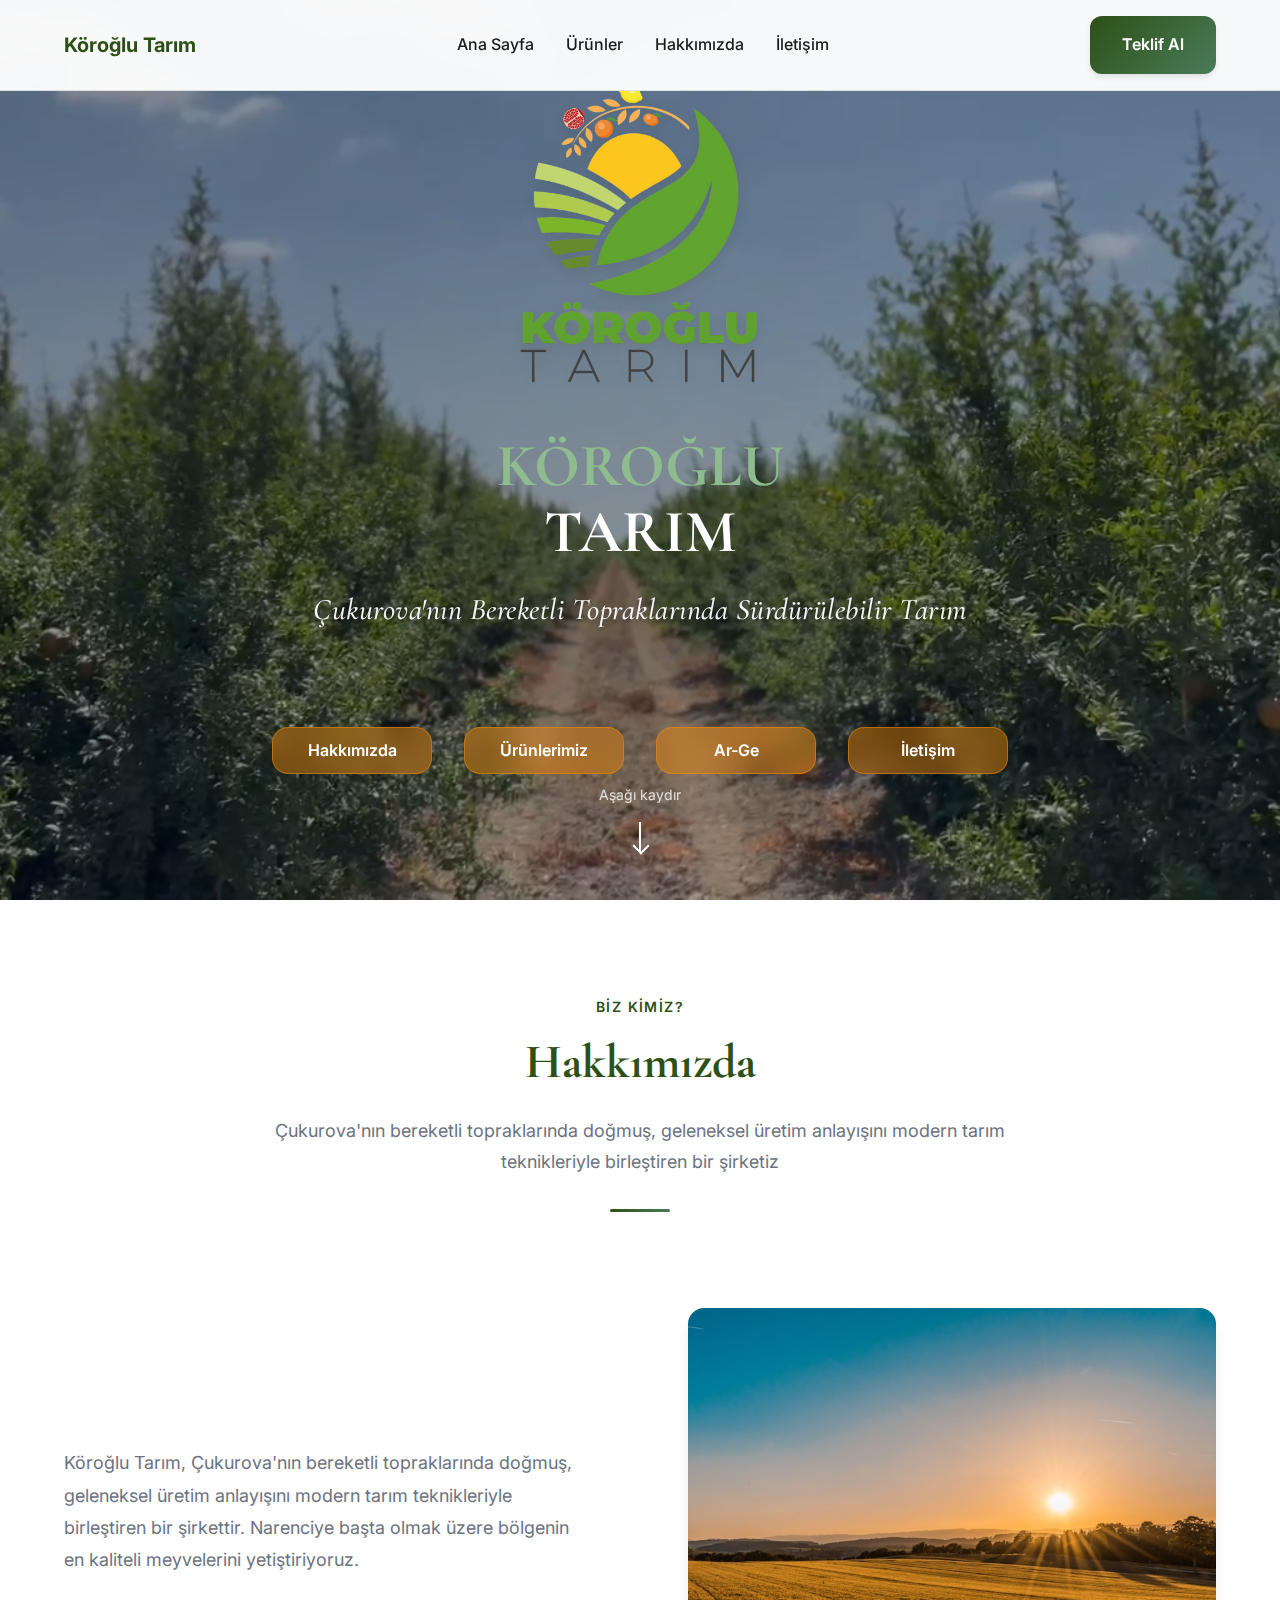
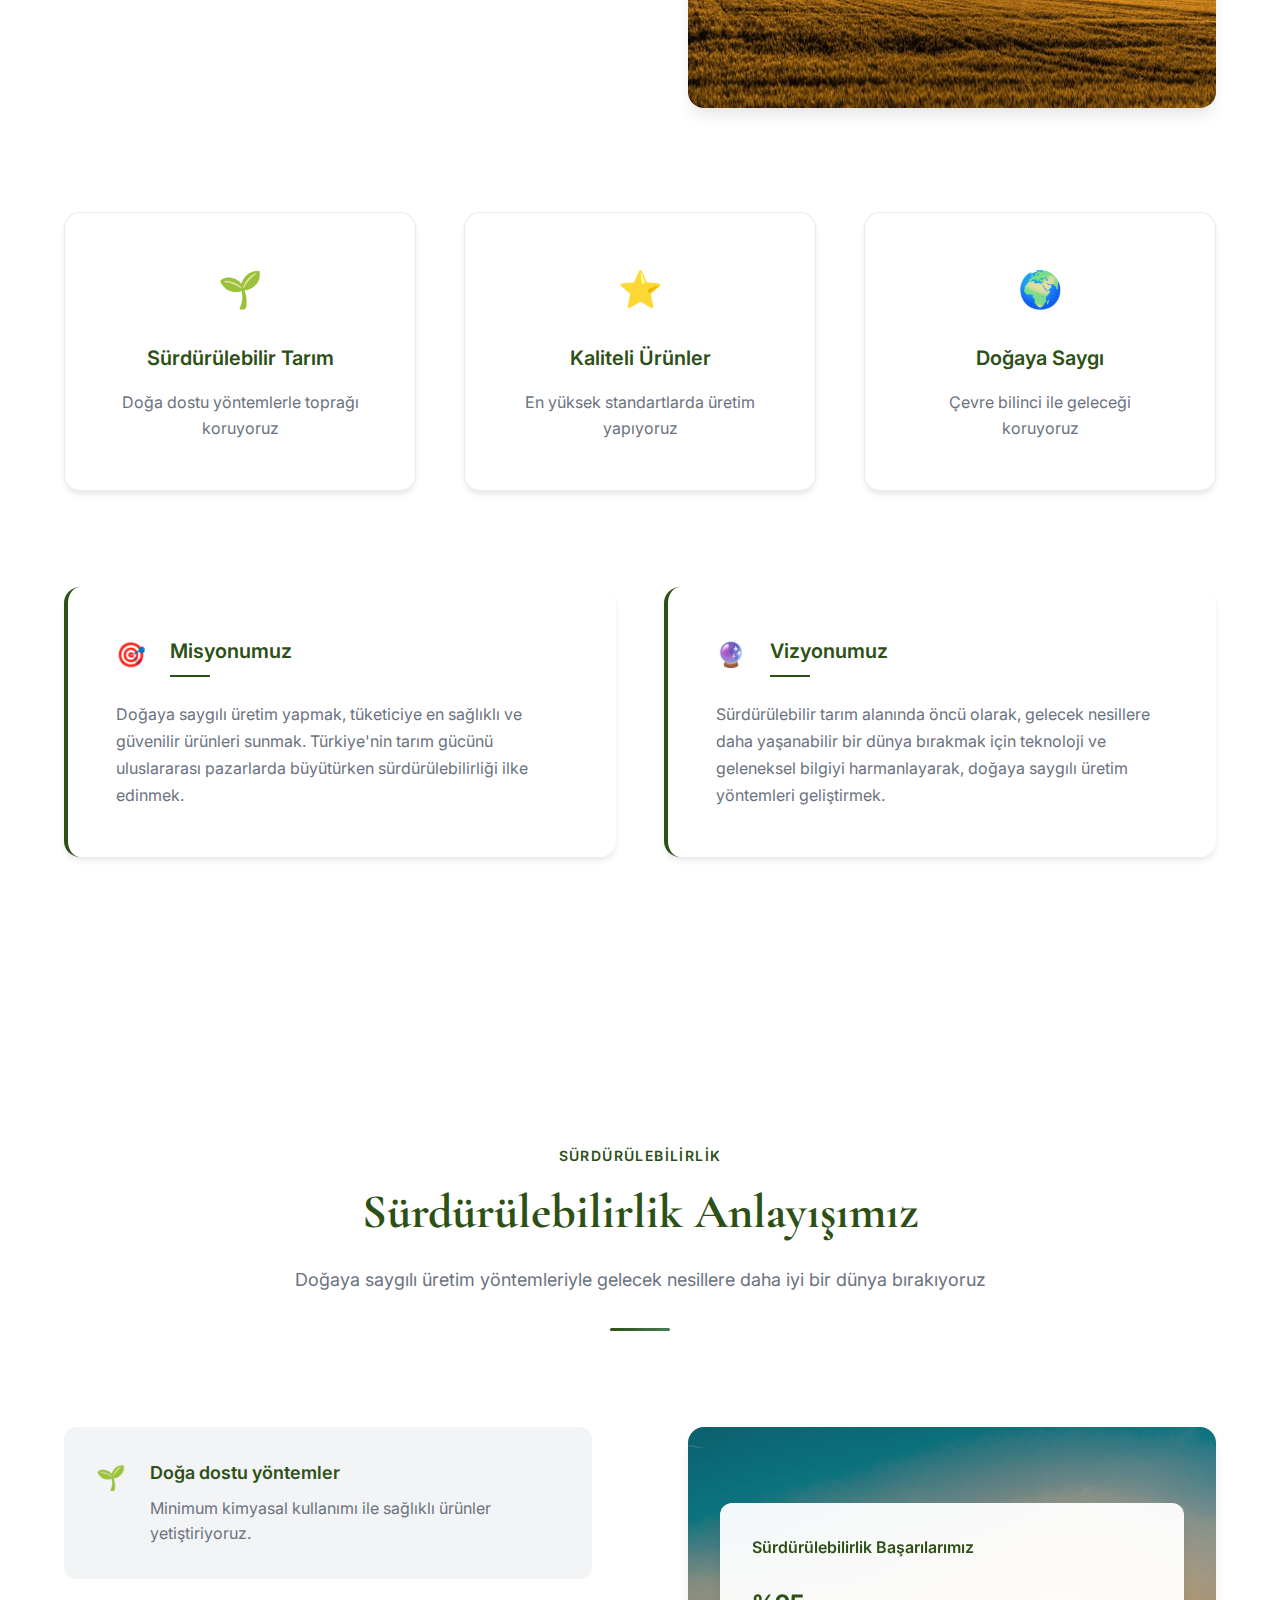
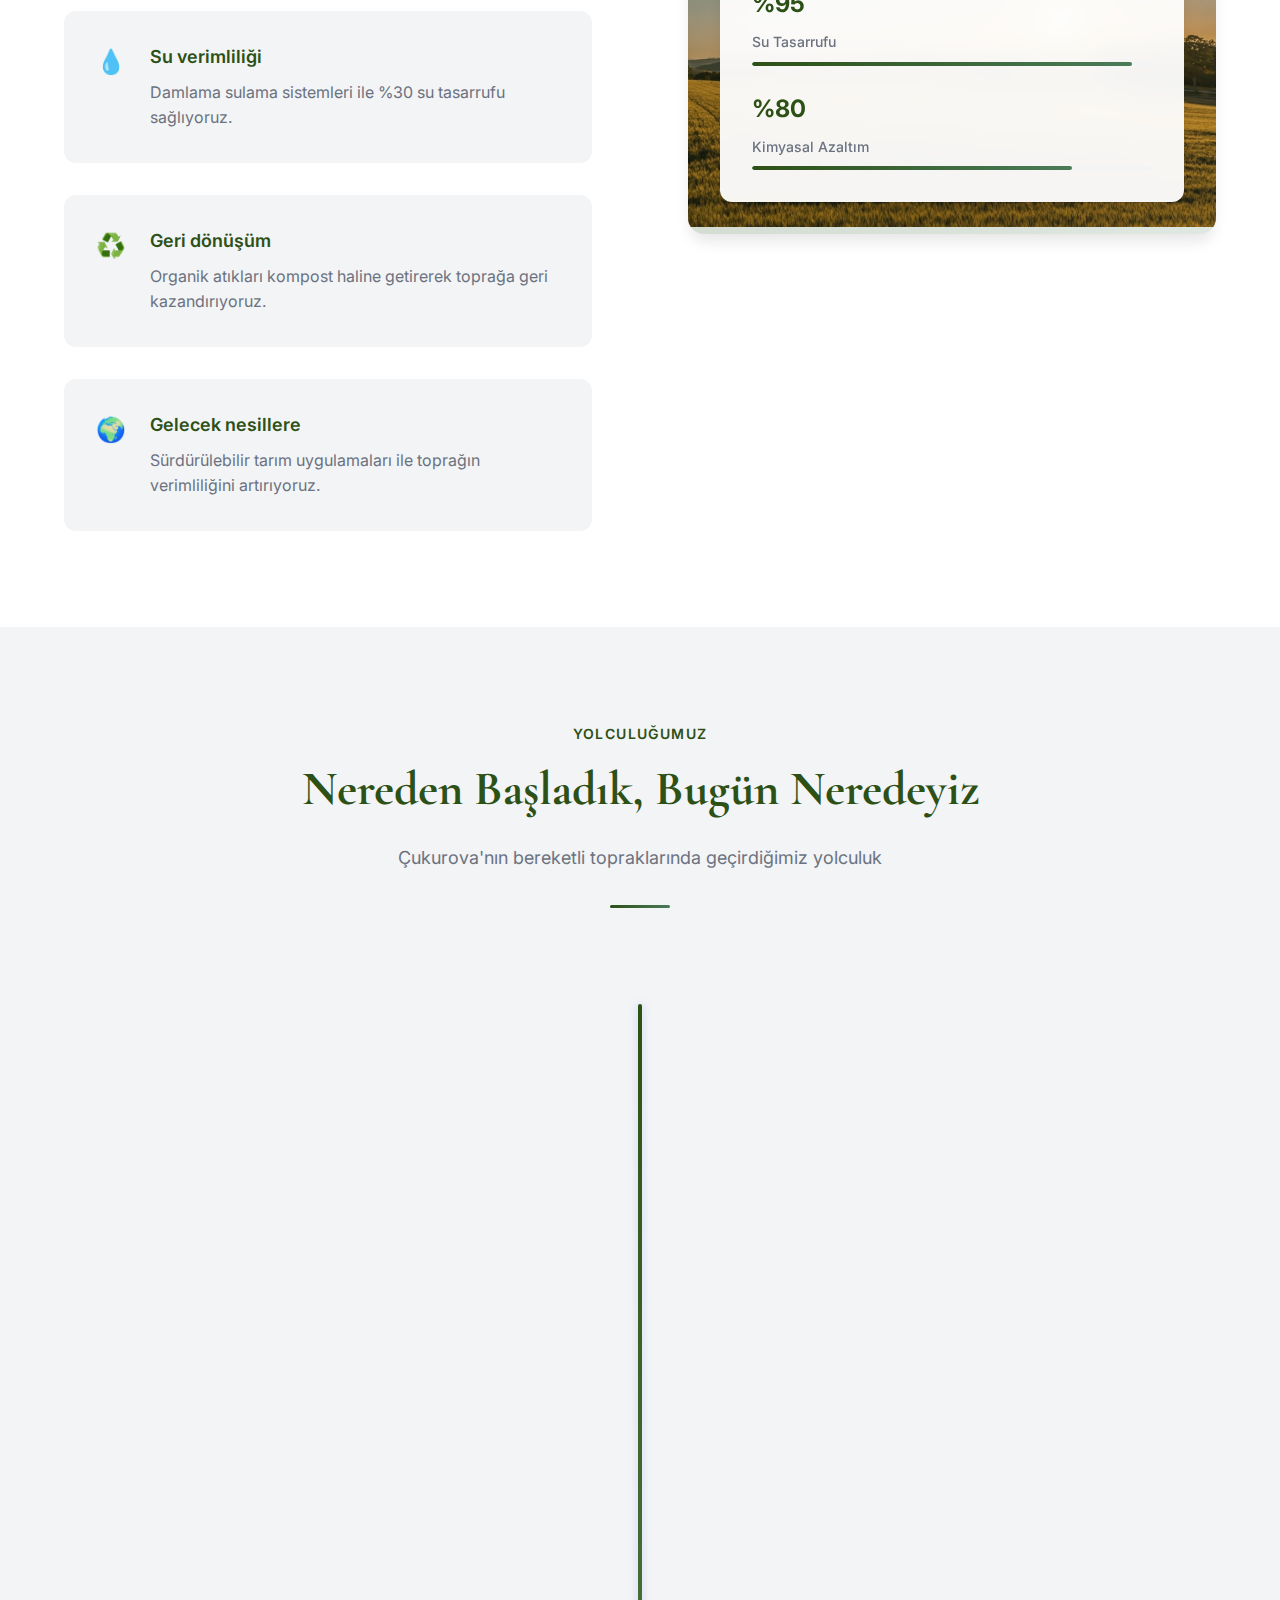
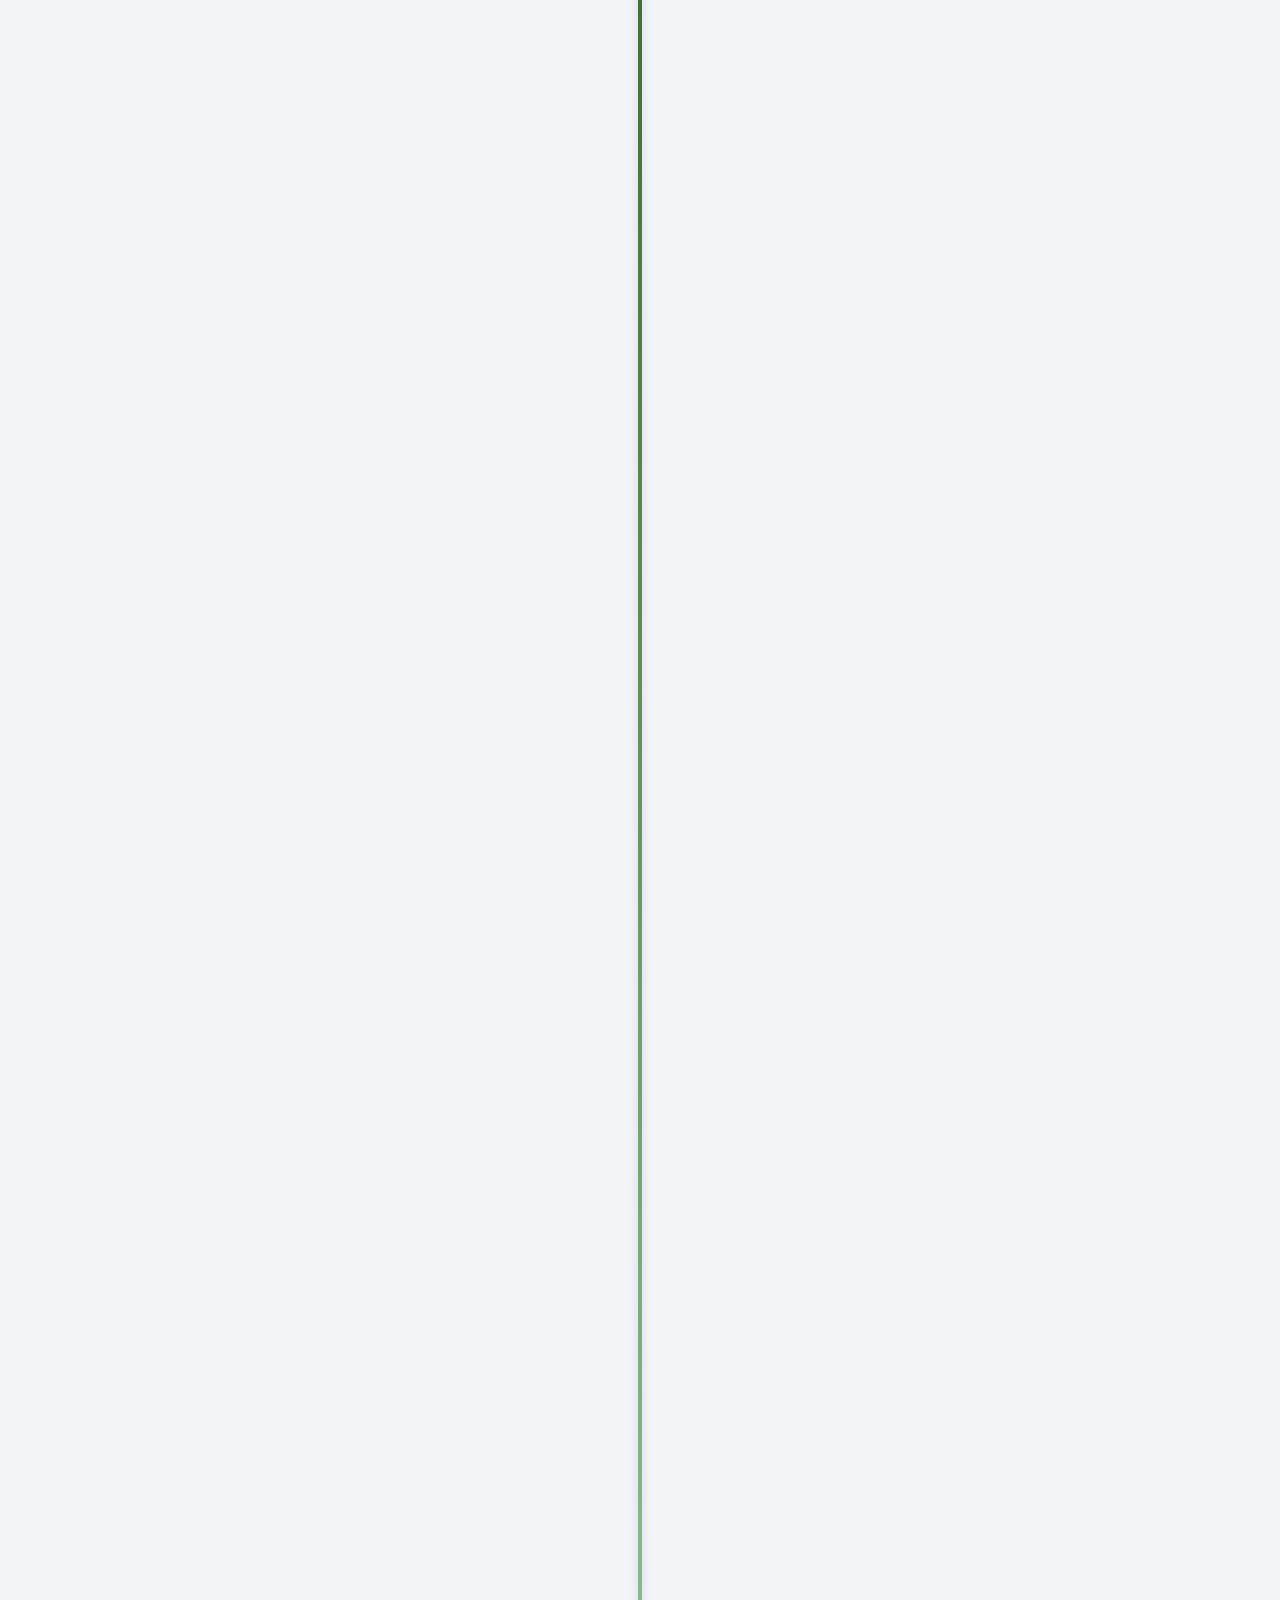
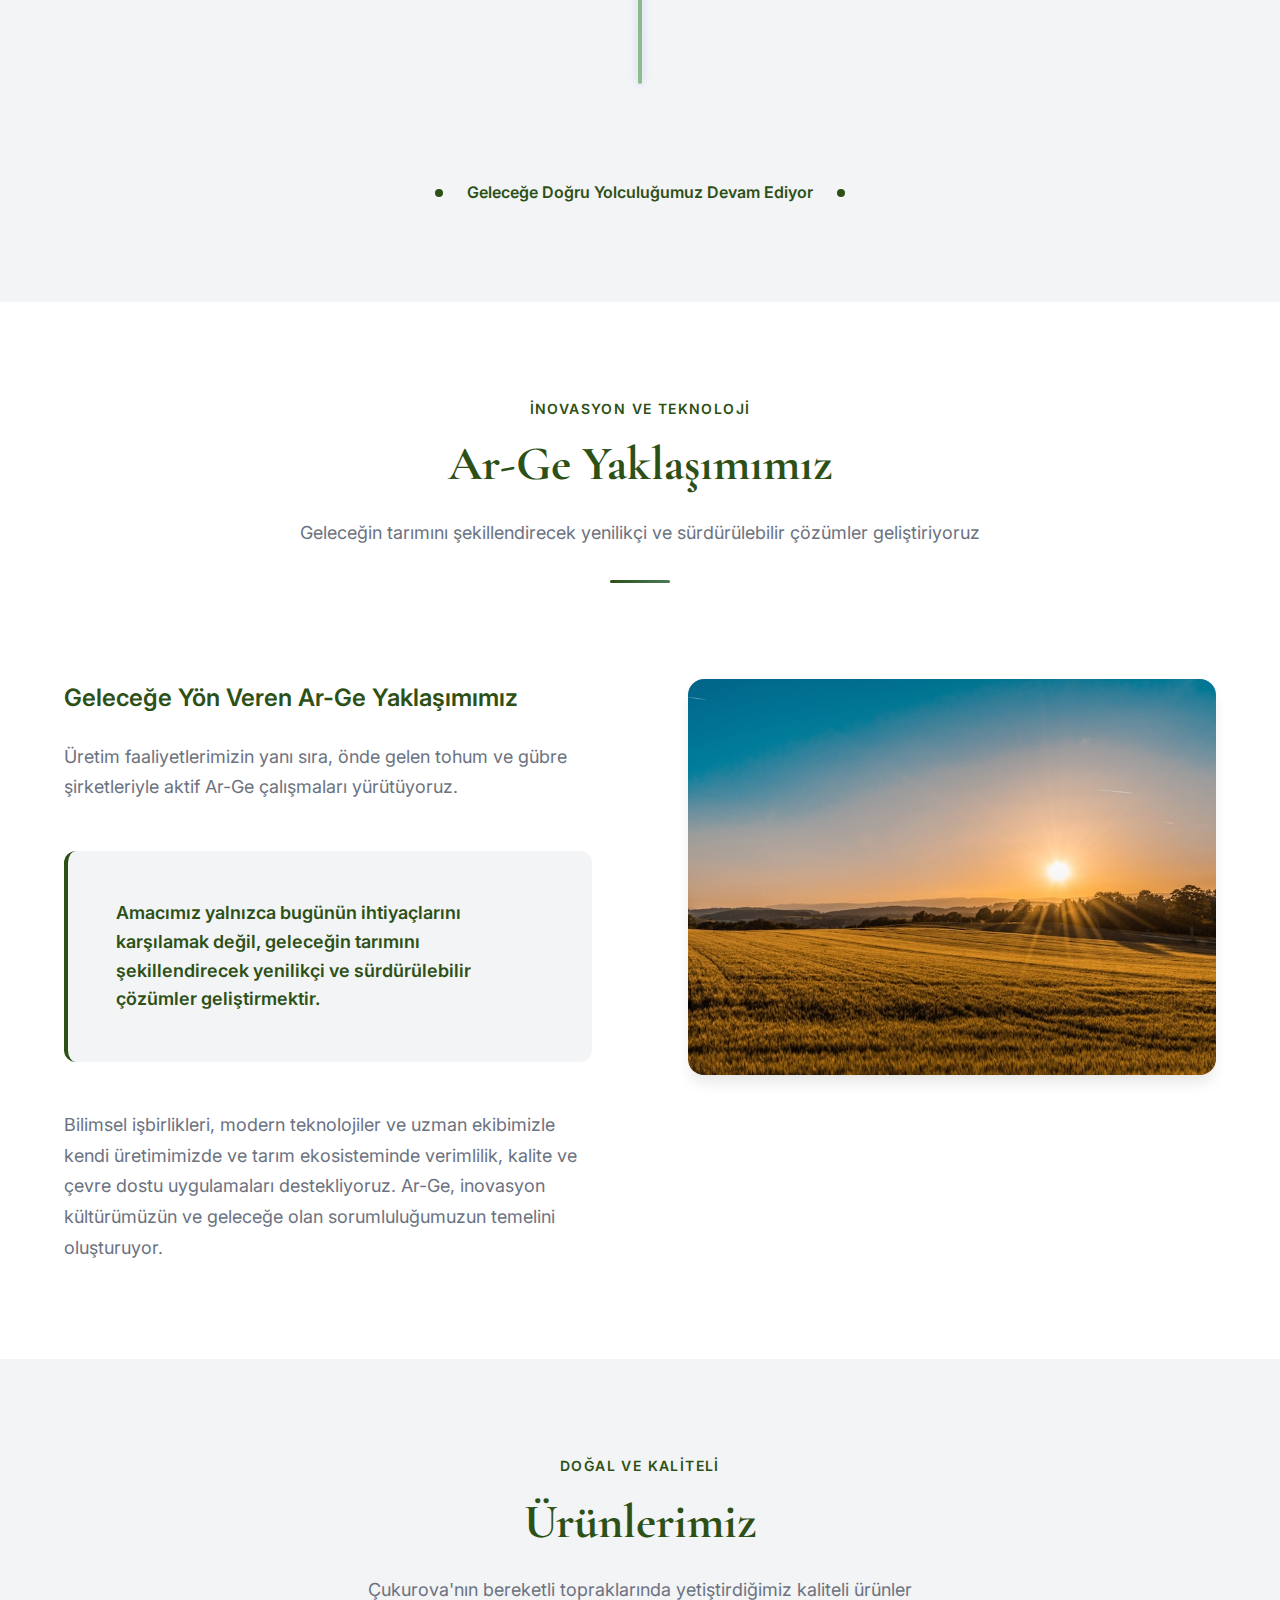
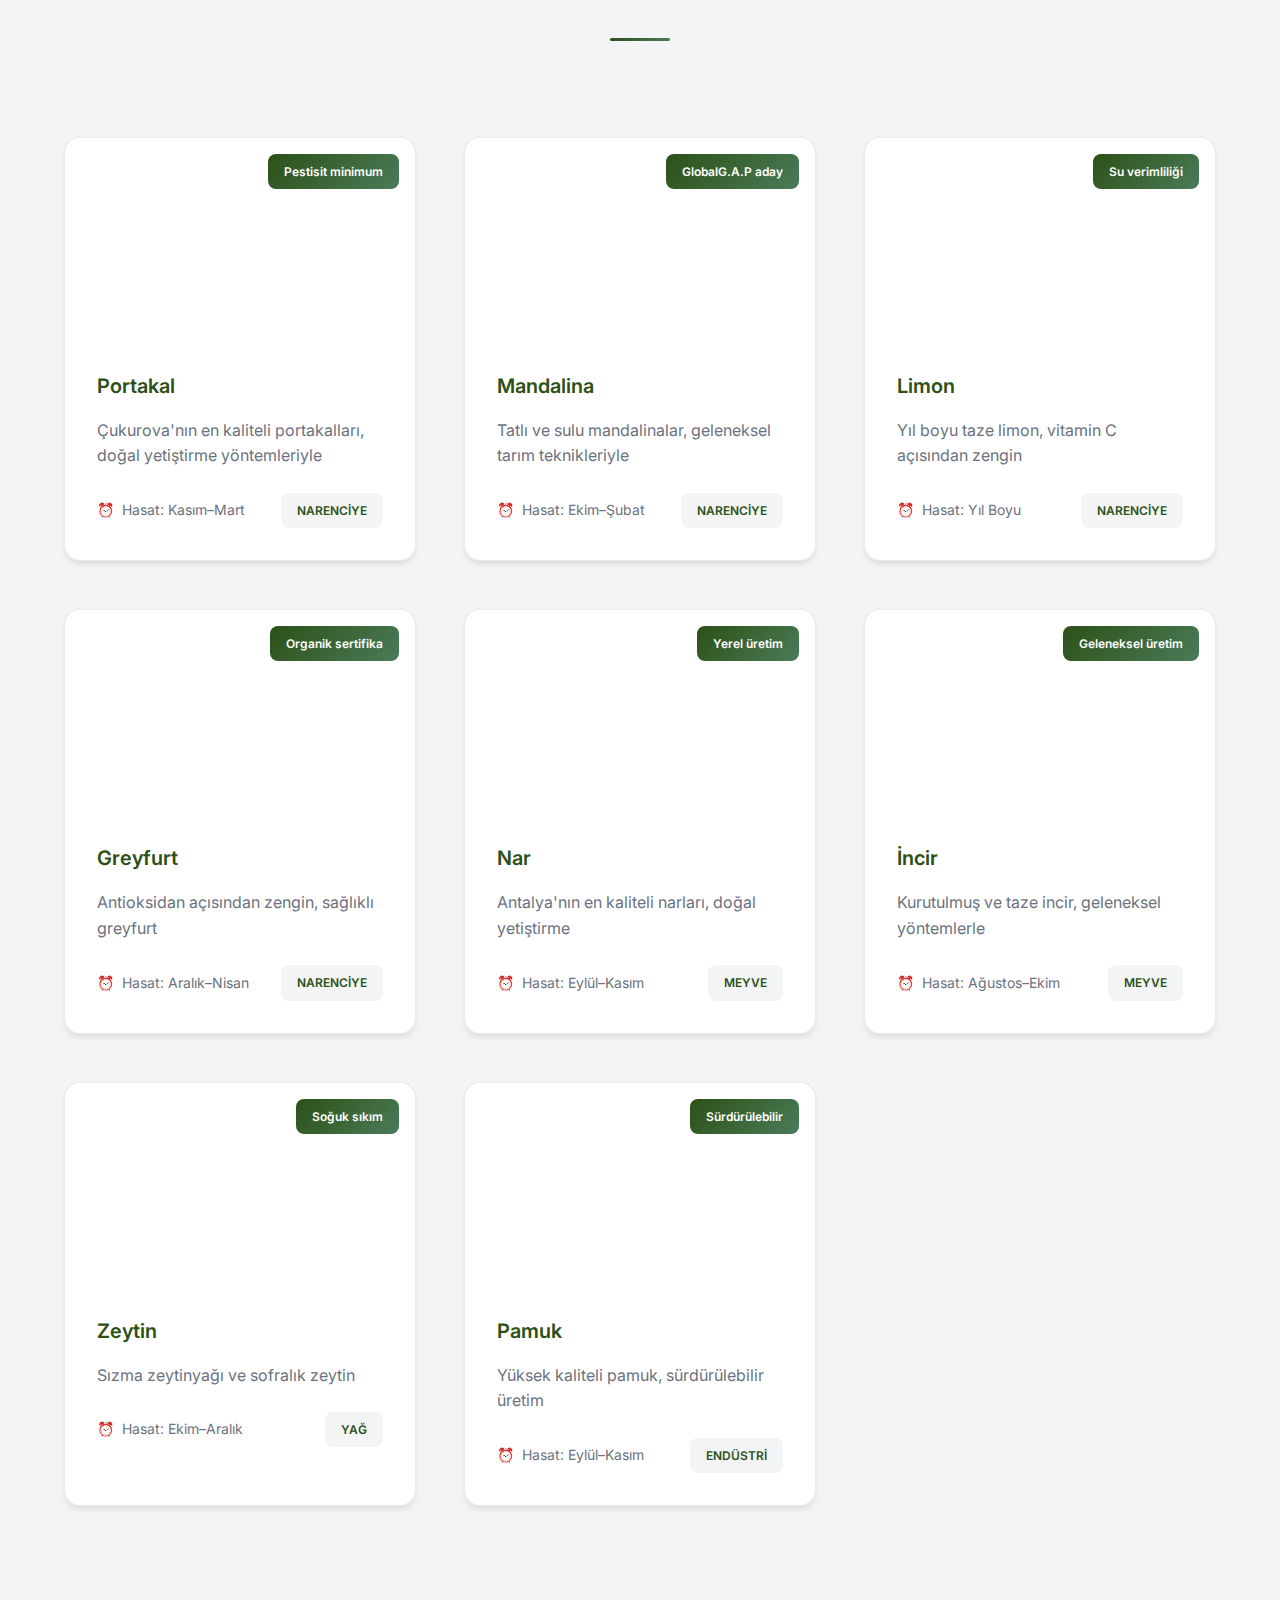
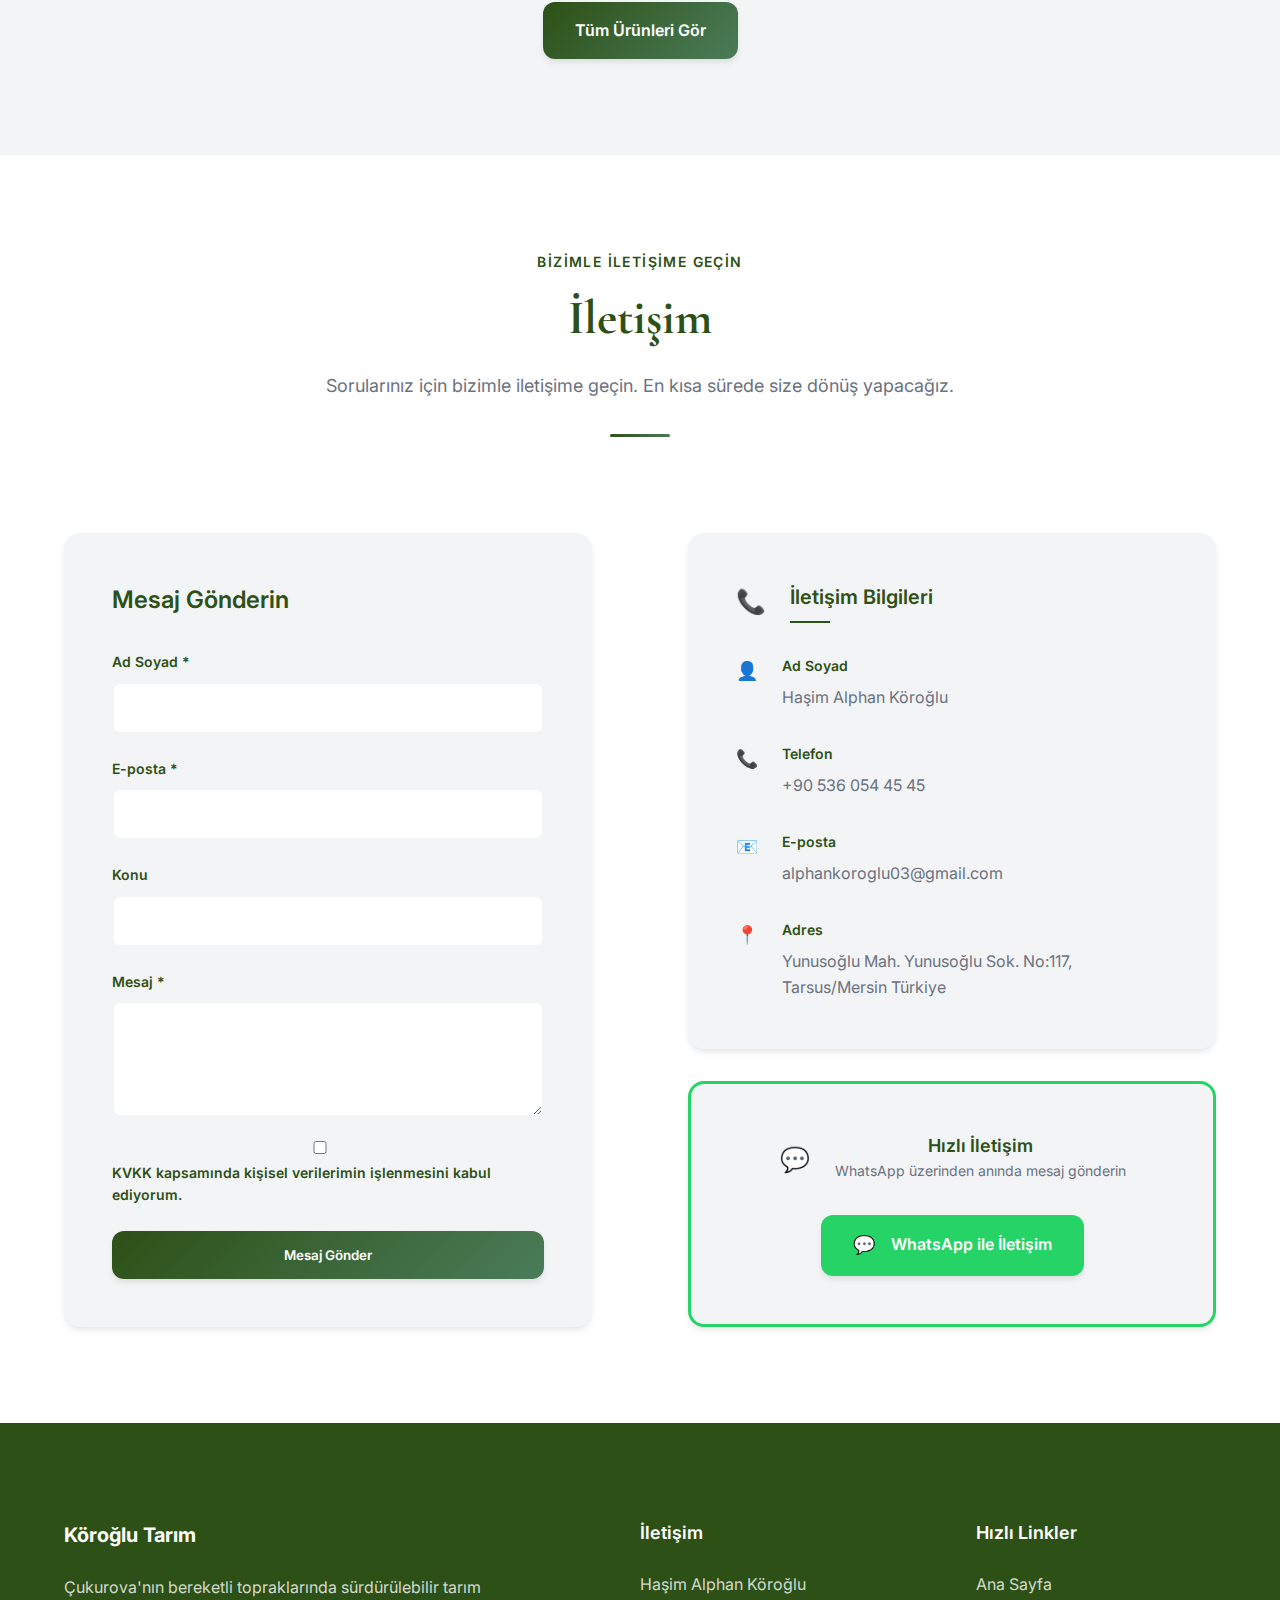
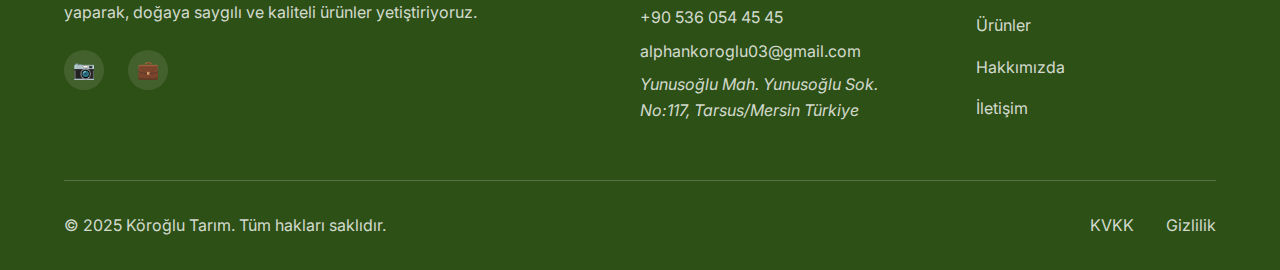
<file: index.html>
<!DOCTYPE html>
<html lang="tr">
<head>
    <meta charset="UTF-8">
    <meta name="viewport" content="width=device-width, initial-scale=1.0">
    <title>Köroğlu Tarım - Sürdürülebilir Tarım ve Kaliteli Ürünler</title>
    <meta name="description" content="Çukurova'nın bereketli topraklarında sürdürülebilir tarım yaparak, doğaya saygılı ve kaliteli ürünler yetiştiriyoruz. Narenciye, meyve ve endüstriyel ürünler.">
    <meta name="keywords" content="tarım, sürdürülebilir tarım, narenciye, portakal, mandalina, limon, Çukurova, Mersin, Tarsus">
    <meta name="author" content="Köroğlu Tarım">
    
    <!-- Open Graph -->
    <meta property="og:title" content="Köroğlu Tarım - Sürdürülebilir Tarım ve Kaliteli Ürünler">
    <meta property="og:description" content="Çukurova'nın bereketli topraklarında sürdürülebilir tarım yaparak, doğaya saygılı ve kaliteli ürünler yetiştiriyoruz.">
    <meta property="og:image" content="./images/og.jpg">
    <meta property="og:url" content="https://koroglu-tarim.github.io">
    <meta property="og:type" content="website">
    
    <!-- Twitter Card -->
    <meta name="twitter:card" content="summary_large_image">
    <meta name="twitter:title" content="Köroğlu Tarım - Sürdürülebilir Tarım ve Kaliteli Ürünler">
    <meta name="twitter:description" content="Çukurova'nın bereketli topraklarında sürdürülebilir tarım yaparak, doğaya saygılı ve kaliteli ürünler yetiştiriyoruz.">
    <meta name="twitter:image" content="./images/og.jpg">
    
    <!-- Favicon -->
    <link rel="icon" type="image/x-icon" href="./favicon.ico">
    
    <!-- Fonts -->
    <link rel="preconnect" href="https://fonts.googleapis.com">
    <link rel="preconnect" href="https://fonts.gstatic.com" crossorigin>
    <link href="https://fonts.googleapis.com/css2?family=Cormorant+Garamond:wght@400;500;600;700&family=Inter:wght@400;500;600;700&display=swap" rel="stylesheet">
    
    <!-- CSS -->
    <link rel="stylesheet" href="./style.css">
</head>
<body>
    <!-- Skip to content link -->
    <a href="#main-content" class="skip-link">Ana içeriğe geç</a>

    <!-- Header -->
    <header class="header" id="header">
        <div class="container">
            <div class="header-content">
                <a href="#" class="logo">
                    <span class="logo-text">Köroğlu Tarım</span>
                </a>
                
                <nav class="nav" id="nav">
                    <a href="#home" class="nav-link">Ana Sayfa</a>
                    <a href="#products" class="nav-link">Ürünler</a>
                    <a href="#about" class="nav-link">Hakkımızda</a>
                    <a href="#contact" class="nav-link">İletişim</a>
                </nav>
                
                <a href="#contact" class="cta-button">Teklif Al</a>
                
                <!-- Mobile menu button -->
                <button class="mobile-menu-btn" id="mobile-menu-btn" aria-label="Menüyü aç/kapat">
                    <span></span>
                    <span></span>
                    <span></span>
                </button>
            </div>
        </div>
    </header>

    <!-- Main Content -->
    <main id="main-content">
        <!-- Hero Section with Video -->
        <section id="home" class="hero">
            <div class="hero-background">
                <video class="hero-video" autoplay muted loop playsinline>
                    <source src="./videos/hero-video.mp4" type="video/mp4">
                    <source src="./videos/hero-video.webm" type="video/webm">
                    <!-- Fallback image if video doesn't load -->
                    <img src="./images/hero-bg.jpg" alt="Köroğlu Tarım - Çukurova Tarım Arazisi">
                </video>
                <div class="hero-overlay"></div>
            </div>
            <div class="container">
                <div class="hero-content">
                    <!-- Logo -->
                    <div class="hero-logo">
                        <div class="logo-container">
                            <img src="./images/logo.png" alt="Köroğlu Tarım Logo" class="logo-image">
                        </div>
                        <h1 class="hero-title">
                            <span class="logo-text-green">KÖROĞLU</span>
                            <span class="logo-text-dark">TARIM</span>
                        </h1>
                        <p class="hero-subtitle">Çukurova'nın Bereketli Topraklarında Sürdürülebilir Tarım</p>
                    </div>
                    
                    <!-- Navigation Buttons -->
                    <div class="hero-navigation">
                        <a href="#about" class="hero-nav-btn">
                            <div class="nav-icon">🌱</div>
                            <span>Hakkımızda</span>
                        </a>
                        <a href="#products" class="hero-nav-btn">
                            <div class="nav-icon">🍊</div>
                            <span>Ürünlerimiz</span>
                        </a>
                        <a href="#r-d" class="hero-nav-btn">
                            <div class="nav-icon">🔬</div>
                            <span>Ar-Ge</span>
                        </a>
                        <a href="#contact" class="hero-nav-btn">
                            <div class="nav-icon">📞</div>
                            <span>İletişim</span>
                        </a>
                    </div>
                </div>
            </div>
            <div class="scroll-indicator">
                <span class="scroll-text">Aşağı kaydır</span>
                <div class="scroll-arrow"></div>
            </div>
        </section>

        <!-- About Section -->
        <section id="about" class="section about-section">
            <div class="container">
                <div class="section-header">
                    <p class="section-overline">Biz Kimiz?</p>
                    <h2 class="section-title">Hakkımızda</h2>
                    <p class="section-description">
                        Çukurova'nın bereketli topraklarında doğmuş, geleneksel üretim anlayışını 
                        modern tarım teknikleriyle birleştiren bir şirketiz
                    </p>
                    <div class="section-line"></div>
                </div>

                <div class="about-content">
                    <div class="about-grid">
                        <div class="about-text">
                            <p>
                                Köroğlu Tarım, Çukurova'nın bereketli topraklarında doğmuş, geleneksel üretim 
                                anlayışını modern tarım teknikleriyle birleştiren bir şirkettir. Narenciye başta 
                                olmak üzere bölgenin en kaliteli meyvelerini yetiştiriyoruz.
                            </p>
                        </div>
                        <div class="about-image">
                            <img src="./images/sustainability.jpg" alt="Sürdürülebilir tarım" loading="lazy">
                        </div>
                    </div>
                </div>

                <div class="features-grid">
                    <div class="feature-card">
                        <div class="feature-icon">🌱</div>
                        <h3>Sürdürülebilir Tarım</h3>
                        <p>Doğa dostu yöntemlerle toprağı koruyoruz</p>
                    </div>
                    <div class="feature-card">
                        <div class="feature-icon">⭐</div>
                        <h3>Kaliteli Ürünler</h3>
                        <p>En yüksek standartlarda üretim yapıyoruz</p>
                    </div>
                    <div class="feature-card">
                        <div class="feature-icon">🌍</div>
                        <h3>Doğaya Saygı</h3>
                        <p>Çevre bilinci ile geleceği koruyoruz</p>
                    </div>
                </div>

                <div class="mission-vision">
                    <div class="mission-card">
                        <div class="card-header">
                            <div class="card-icon">🎯</div>
                            <div>
                                <h3>Misyonumuz</h3>
                                <div class="card-line"></div>
                            </div>
                        </div>
                        <p>
                            Doğaya saygılı üretim yapmak, tüketiciye en sağlıklı ve güvenilir 
                            ürünleri sunmak. Türkiye'nin tarım gücünü uluslararası pazarlarda 
                            büyütürken sürdürülebilirliği ilke edinmek.
                        </p>
                    </div>
                    
                    <div class="vision-card">
                        <div class="card-header">
                            <div class="card-icon">🔮</div>
                            <div>
                                <h3>Vizyonumuz</h3>
                                <div class="card-line"></div>
                            </div>
                        </div>
                        <p>
                            Sürdürülebilir tarım alanında öncü olarak, gelecek nesillere daha yaşanabilir 
                            bir dünya bırakmak için teknoloji ve geleneksel bilgiyi harmanlayarak, 
                            doğaya saygılı üretim yöntemleri geliştirmek.
                        </p>
                    </div>
                </div>
            </div>
        </section>

        <!-- Sustainability Section -->
        <section class="section sustainability-section">
            <div class="container">
                <div class="section-header">
                    <p class="section-overline">Sürdürülebilirlik</p>
                    <h2 class="section-title">Sürdürülebilirlik Anlayışımız</h2>
                    <p class="section-description">
                        Doğaya saygılı üretim yöntemleriyle gelecek nesillere daha iyi bir dünya bırakıyoruz
                    </p>
                    <div class="section-line"></div>
                </div>

                <div class="sustainability-content">
                    <div class="sustainability-features">
                        <div class="sustainability-card">
                            <div class="sustainability-icon">🌱</div>
                            <div>
                                <h4>Doğa dostu yöntemler</h4>
                                <p>Minimum kimyasal kullanımı ile sağlıklı ürünler yetiştiriyoruz.</p>
                            </div>
                        </div>
                        <div class="sustainability-card">
                            <div class="sustainability-icon">💧</div>
                            <div>
                                <h4>Su verimliliği</h4>
                                <p>Damlama sulama sistemleri ile %30 su tasarrufu sağlıyoruz.</p>
                            </div>
                        </div>
                        <div class="sustainability-card">
                            <div class="sustainability-icon">♻️</div>
                            <div>
                                <h4>Geri dönüşüm</h4>
                                <p>Organik atıkları kompost haline getirerek toprağa geri kazandırıyoruz.</p>
                            </div>
                        </div>
                        <div class="sustainability-card">
                            <div class="sustainability-icon">🌍</div>
                            <div>
                                <h4>Gelecek nesillere</h4>
                                <p>Sürdürülebilir tarım uygulamaları ile toprağın verimliliğini artırıyoruz.</p>
                            </div>
                        </div>
                    </div>

                    <div class="sustainability-image">
                        <div class="image-container">
                            <img src="./images/sustainability.jpg" alt="Sürdürülebilir tarım uygulamaları" loading="lazy">
                            <div class="image-overlay"></div>
                        </div>
                        <div class="achievements-card">
                            <h4>Sürdürülebilirlik Başarılarımız</h4>
                            <div class="achievements-grid">
                                <div class="achievement-item">
                                    <div class="achievement-number">%95</div>
                                    <div class="achievement-label">Su Tasarrufu</div>
                                    <div class="progress-bar">
                                        <div class="progress-fill" style="width: 95%"></div>
                                    </div>
                                </div>
                                <div class="achievement-item">
                                    <div class="achievement-number">%80</div>
                                    <div class="achievement-label">Kimyasal Azaltım</div>
                                    <div class="progress-bar">
                                        <div class="progress-fill" style="width: 80%"></div>
                                    </div>
                                </div>
                            </div>
                        </div>
                    </div>
                </div>
            </div>
        </section>

        <!-- Timeline Section -->
        <section class="section timeline-section">
            <div class="container">
                <div class="section-header">
                    <p class="section-overline">Yolculuğumuz</p>
                    <h2 class="section-title">Nereden Başladık, Bugün Neredeyiz</h2>
                    <p class="section-description">
                        Çukurova'nın bereketli topraklarında geçirdiğimiz yolculuk
                    </p>
                    <div class="section-line"></div>
                </div>

                <div class="timeline">
                    <div class="timeline-line"></div>
                    
                    <div class="timeline-item">
                        <div class="timeline-content">
                            <div class="timeline-card">
                                <div class="timeline-image">
                                    <img src="./images/portakal.jpg" alt="1970'li Adımlar" loading="lazy">
                                </div>
                                <div class="timeline-header">
                                    <div class="timeline-icon">🌱</div>
                                    <div>
                                        <h3>1970'li Adımlar</h3>
                                        <div class="timeline-year">1970</div>
                                    </div>
                                </div>
                                <p>Köroğlu Tarım, Çukurova'nın bereketli topraklarında küçük bir aile işletmesi olarak kuruldu.</p>
                            </div>
                        </div>
                        <div class="timeline-dot"></div>
                    </div>

                    <div class="timeline-item timeline-item-right">
                        <div class="timeline-content">
                            <div class="timeline-card">
                                <div class="timeline-image">
                                    <img src="./images/mandalina.jpg" alt="2000'li İlk Bahçemiz" loading="lazy">
                                </div>
                                <div class="timeline-header">
                                    <div class="timeline-icon">🚜</div>
                                    <div>
                                        <h3>2000'li İlk Bahçemiz</h3>
                                        <div class="timeline-year">2003</div>
                                    </div>
                                </div>
                                <p>Modern tarım tekniklerini benimseyerek üretim kapasitesini artırdık ve kalite standartlarını yükselttik.</p>
                            </div>
                        </div>
                        <div class="timeline-dot"></div>
                    </div>

                    <div class="timeline-item">
                        <div class="timeline-content">
                            <div class="timeline-card">
                                <div class="timeline-image">
                                    <img src="./images/limon.jpg" alt="2012 Şirketleşme" loading="lazy">
                                </div>
                                <div class="timeline-header">
                                    <div class="timeline-icon">🌍</div>
                                    <div>
                                        <h3>2012 Şirketleşme</h3>
                                        <div class="timeline-year">2012</div>
                                    </div>
                                </div>
                                <p>Sürdürülebilir tarım uygulamalarını hayata geçirdik ve çevre dostu üretim yöntemlerini benimsedik.</p>
                            </div>
                        </div>
                        <div class="timeline-dot"></div>
                    </div>

                    <div class="timeline-item timeline-item-right">
                        <div class="timeline-content">
                            <div class="timeline-card">
                                <div class="timeline-image">
                                    <img src="./images/hero-bg.jpg" alt="Bugün" loading="lazy">
                                </div>
                                <div class="timeline-header">
                                    <div class="timeline-icon">🚀</div>
                                    <div>
                                        <h3>Bugün</h3>
                                        <div class="timeline-year">2025</div>
                                    </div>
                                </div>
                                <p>Teknoloji ve geleneksel bilgiyi harmanlayarak, gelecek nesillere daha iyi bir dünya bırakma hedefindeyiz.</p>
                            </div>
                        </div>
                        <div class="timeline-dot"></div>
                    </div>
                </div>

                <div class="timeline-footer">
                    <div class="timeline-message">
                        <div class="message-dot"></div>
                        <span>Geleceğe Doğru Yolculuğumuz Devam Ediyor</span>
                        <div class="message-dot"></div>
                    </div>
                </div>
            </div>
        </section>

        <!-- R&D Section -->
        <section id="r-d" class="section r-d-section">
            <div class="container">
                <div class="section-header">
                    <p class="section-overline">İnovasyon ve Teknoloji</p>
                    <h2 class="section-title">Ar-Ge Yaklaşımımız</h2>
                    <p class="section-description">
                        Geleceğin tarımını şekillendirecek yenilikçi ve sürdürülebilir çözümler geliştiriyoruz
                    </p>
                    <div class="section-line"></div>
                </div>

                <div class="r-d-content">
                    <div class="r-d-text">
                        <div class="r-d-intro">
                            <h3>Geleceğe Yön Veren Ar-Ge Yaklaşımımız</h3>
                            <p>
                                Üretim faaliyetlerimizin yanı sıra, önde gelen tohum ve gübre şirketleriyle 
                                aktif Ar-Ge çalışmaları yürütüyoruz.
                            </p>
                        </div>
                        
                        <div class="r-d-mission">
                            <h4>Amacımız yalnızca bugünün ihtiyaçlarını karşılamak değil, geleceğin tarımını şekillendirecek yenilikçi ve sürdürülebilir çözümler geliştirmektir.</h4>
                        </div>
                        
                        <div class="r-d-description">
                            <p>
                                Bilimsel işbirlikleri, modern teknolojiler ve uzman ekibimizle kendi üretimimizde 
                                ve tarım ekosisteminde verimlilik, kalite ve çevre dostu uygulamaları destekliyoruz. 
                                Ar-Ge, inovasyon kültürümüzün ve geleceğe olan sorumluluğumuzun temelini oluşturuyor.
                            </p>
                        </div>
                    </div>
                    
                    <div class="r-d-image">
                        <img src="./images/sustainability.jpg" alt="Ar-Ge ve İnovasyon" loading="lazy">
                    </div>
                </div>
            </div>
        </section>

        <!-- Products Section -->
        <section id="products" class="section products-section">
            <div class="container">
                <div class="section-header">
                    <p class="section-overline">Doğal ve Kaliteli</p>
                    <h2 class="section-title">Ürünlerimiz</h2>
                    <p class="section-description">
                        Çukurova'nın bereketli topraklarında yetiştirdiğimiz kaliteli ürünler
                    </p>
                    <div class="section-line"></div>
                </div>

                <div class="products-grid">
                    <div class="product-card">
                        <div class="product-image">
                            <img src="./images/portakal.jpg" alt="Portakal" loading="lazy">
                            <div class="product-badge">Pestisit minimum</div>
                        </div>
                        <div class="product-content">
                            <h3>Portakal</h3>
                            <p>Çukurova'nın en kaliteli portakalları, doğal yetiştirme yöntemleriyle</p>
                            <div class="product-footer">
                                <div class="product-season">
                                    <span class="season-icon">⏰</span>
                                    <span>Hasat: Kasım–Mart</span>
                                </div>
                                <div class="product-category">narenciye</div>
                            </div>
                        </div>
                    </div>

                    <div class="product-card">
                        <div class="product-image">
                            <img src="./images/mandalina.jpg" alt="Mandalina" loading="lazy">
                            <div class="product-badge">GlobalG.A.P aday</div>
                        </div>
                        <div class="product-content">
                            <h3>Mandalina</h3>
                            <p>Tatlı ve sulu mandalinalar, geleneksel tarım teknikleriyle</p>
                            <div class="product-footer">
                                <div class="product-season">
                                    <span class="season-icon">⏰</span>
                                    <span>Hasat: Ekim–Şubat</span>
                                </div>
                                <div class="product-category">narenciye</div>
                            </div>
                        </div>
                    </div>

                    <div class="product-card">
                        <div class="product-image">
                            <img src="./images/limon.jpg" alt="Limon" loading="lazy">
                            <div class="product-badge">Su verimliliği</div>
                        </div>
                        <div class="product-content">
                            <h3>Limon</h3>
                            <p>Yıl boyu taze limon, vitamin C açısından zengin</p>
                            <div class="product-footer">
                                <div class="product-season">
                                    <span class="season-icon">⏰</span>
                                    <span>Hasat: Yıl Boyu</span>
                                </div>
                                <div class="product-category">narenciye</div>
                            </div>
                        </div>
                    </div>

                    <div class="product-card">
                        <div class="product-image">
                            <img src="./images/greyfurt.jpg" alt="Greyfurt" loading="lazy">
                            <div class="product-badge">Organik sertifika</div>
                        </div>
                        <div class="product-content">
                            <h3>Greyfurt</h3>
                            <p>Antioksidan açısından zengin, sağlıklı greyfurt</p>
                            <div class="product-footer">
                                <div class="product-season">
                                    <span class="season-icon">⏰</span>
                                    <span>Hasat: Aralık–Nisan</span>
                                </div>
                                <div class="product-category">narenciye</div>
                            </div>
                        </div>
                    </div>

                    <div class="product-card">
                        <div class="product-image">
                            <img src="./images/nar.jpg" alt="Nar" loading="lazy">
                            <div class="product-badge">Yerel üretim</div>
                        </div>
                        <div class="product-content">
                            <h3>Nar</h3>
                            <p>Antalya'nın en kaliteli narları, doğal yetiştirme</p>
                            <div class="product-footer">
                                <div class="product-season">
                                    <span class="season-icon">⏰</span>
                                    <span>Hasat: Eylül–Kasım</span>
                                </div>
                                <div class="product-category">meyve</div>
                            </div>
                        </div>
                    </div>

                    <div class="product-card">
                        <div class="product-image">
                            <img src="./images/incir.jpg" alt="İncir" loading="lazy">
                            <div class="product-badge">Geleneksel üretim</div>
                        </div>
                        <div class="product-content">
                            <h3>İncir</h3>
                            <p>Kurutulmuş ve taze incir, geleneksel yöntemlerle</p>
                            <div class="product-footer">
                                <div class="product-season">
                                    <span class="season-icon">⏰</span>
                                    <span>Hasat: Ağustos–Ekim</span>
                                </div>
                                <div class="product-category">meyve</div>
                            </div>
                        </div>
                    </div>

                    <div class="product-card">
                        <div class="product-image">
                            <img src="./images/zeytin.jpg" alt="Zeytin" loading="lazy">
                            <div class="product-badge">Soğuk sıkım</div>
                        </div>
                        <div class="product-content">
                            <h3>Zeytin</h3>
                            <p>Sızma zeytinyağı ve sofralık zeytin</p>
                            <div class="product-footer">
                                <div class="product-season">
                                    <span class="season-icon">⏰</span>
                                    <span>Hasat: Ekim–Aralık</span>
                                </div>
                                <div class="product-category">yağ</div>
                            </div>
                        </div>
                    </div>

                    <div class="product-card">
                        <div class="product-image">
                            <img src="./images/pamuk.jpg" alt="Pamuk" loading="lazy">
                            <div class="product-badge">Sürdürülebilir</div>
                        </div>
                        <div class="product-content">
                            <h3>Pamuk</h3>
                            <p>Yüksek kaliteli pamuk, sürdürülebilir üretim</p>
                            <div class="product-footer">
                                <div class="product-season">
                                    <span class="season-icon">⏰</span>
                                    <span>Hasat: Eylül–Kasım</span>
                                </div>
                                <div class="product-category">endüstri</div>
                            </div>
                        </div>
                    </div>
                </div>

                <div class="products-footer">
                    <a href="#contact" class="btn btn-primary">Tüm Ürünleri Gör</a>
                </div>
            </div>
        </section>

        <!-- Contact Section -->
        <section id="contact" class="section contact-section">
            <div class="container">
                <div class="section-header">
                    <p class="section-overline">Bizimle İletişime Geçin</p>
                    <h2 class="section-title">İletişim</h2>
                    <p class="section-description">
                        Sorularınız için bizimle iletişime geçin. En kısa sürede size dönüş yapacağız.
                    </p>
                    <div class="section-line"></div>
                </div>

                <div class="contact-content">
                    <div class="contact-form-container">
                        <div class="contact-form-card">
                            <h3>Mesaj Gönderin</h3>
                            <form class="contact-form" id="contact-form">
                                <div class="form-group">
                                    <label for="name">Ad Soyad *</label>
                                    <input type="text" id="name" name="name" required>
                                </div>
                                <div class="form-group">
                                    <label for="email">E-posta *</label>
                                    <input type="email" id="email" name="email" required>
                                </div>
                                <div class="form-group">
                                    <label for="subject">Konu</label>
                                    <input type="text" id="subject" name="subject">
                                </div>
                                <div class="form-group">
                                    <label for="message">Mesaj *</label>
                                    <textarea id="message" name="message" rows="5" required></textarea>
                                </div>
                                <div class="form-group">
                                    <input type="checkbox" id="privacy" name="privacy" required>
                                    <label for="privacy">KVKK kapsamında kişisel verilerimin işlenmesini kabul ediyorum.</label>
                                </div>
                                <button type="submit" class="btn btn-primary">Mesaj Gönder</button>
                            </form>
                        </div>
                    </div>

                    <div class="contact-info-container">
                        <div class="contact-info-card">
                            <div class="contact-info-header">
                                <div class="contact-info-icon">📞</div>
                                <div>
                                    <h3>İletişim Bilgileri</h3>
                                    <div class="contact-info-line"></div>
                                </div>
                            </div>
                            
                            <div class="contact-info-list">
                                <div class="contact-info-item">
                                    <div class="contact-info-icon-small">👤</div>
                                    <div>
                                        <h4>Ad Soyad</h4>
                                        <p>Haşim Alphan Köroğlu</p>
                                    </div>
                                </div>
                                
                                <div class="contact-info-item">
                                    <div class="contact-info-icon-small">📞</div>
                                    <div>
                                        <h4>Telefon</h4>
                                        <a href="tel:+905360544545">+90 536 054 45 45</a>
                                    </div>
                                </div>
                                
                                <div class="contact-info-item">
                                    <div class="contact-info-icon-small">📧</div>
                                    <div>
                                        <h4>E-posta</h4>
                                        <a href="mailto:alphankoroglu03@gmail.com">alphankoroglu03@gmail.com</a>
                                    </div>
                                </div>
                                
                                <div class="contact-info-item">
                                    <div class="contact-info-icon-small">📍</div>
                                    <div>
                                        <h4>Adres</h4>
                                        <p>Yunusoğlu Mah. Yunusoğlu Sok. No:117, Tarsus/Mersin Türkiye</p>
                                    </div>
                                </div>
                            </div>
                        </div>

                        <div class="whatsapp-card">
                            <div class="whatsapp-header">
                                <div class="whatsapp-icon">💬</div>
                                <div>
                                    <h4>Hızlı İletişim</h4>
                                    <p>WhatsApp üzerinden anında mesaj gönderin</p>
                                </div>
                            </div>
                            <a href="https://wa.me/905360544545" target="_blank" class="btn btn-whatsapp">
                                <span class="whatsapp-icon-btn">💬</span>
                                WhatsApp ile İletişim
                            </a>
                        </div>
                    </div>
                </div>
            </div>
        </section>
    </main>

    <!-- Footer -->
    <footer class="footer">
        <div class="container">
            <div class="footer-content">
                <div class="footer-main">
                    <a href="#" class="footer-logo">
                        <span class="footer-logo-text">Köroğlu Tarım</span>
                    </a>
                    <p class="footer-description">
                        Çukurova'nın bereketli topraklarında sürdürülebilir tarım yaparak, 
                        doğaya saygılı ve kaliteli ürünler yetiştiriyoruz.
                    </p>
                    <div class="social-links">
                        <a href="https://instagram.com/koroglu_tarim" target="_blank" aria-label="Instagram">
                            <span class="social-icon">📷</span>
                        </a>
                        <a href="https://linkedin.com/company/koroglu-tarim" target="_blank" aria-label="LinkedIn">
                            <span class="social-icon">💼</span>
                        </a>
                    </div>
                </div>

                <div class="footer-section">
                    <h3>İletişim</h3>
                    <div class="footer-contact">
                        <p>Haşim Alphan Köroğlu</p>
                        <p><a href="tel:+905360544545">+90 536 054 45 45</a></p>
                        <p><a href="mailto:alphankoroglu03@gmail.com">alphankoroglu03@gmail.com</a></p>
                        <p class="footer-address">Yunusoğlu Mah. Yunusoğlu Sok. No:117, Tarsus/Mersin Türkiye</p>
                    </div>
                </div>

                <div class="footer-section">
                    <h3>Hızlı Linkler</h3>
                    <div class="footer-links">
                        <a href="#home">Ana Sayfa</a>
                        <a href="#products">Ürünler</a>
                        <a href="#about">Hakkımızda</a>
                        <a href="#contact">İletişim</a>
                    </div>
                </div>
            </div>

            <div class="footer-bottom">
                <div class="footer-bottom-content">
                    <p>&copy; 2025 Köroğlu Tarım. Tüm hakları saklıdır.</p>
                    <div class="footer-legal">
                        <a href="#privacy">KVKK</a>
                        <a href="#privacy">Gizlilik</a>
                    </div>
                </div>
            </div>
        </div>
    </footer>

    <!-- JavaScript -->
    <script src="./script.js"></script>
</body>
</html>
</file>
<file: style.css>
/* SVG Tasarımına Benzer Kaliteli CSS */

/* CSS Variables - SVG Tasarımından Esinlenerek */
:root {
    /* Ana Renkler - Doğal yeşil tonları */
    --color-primary: #2D5016;        /* Koyu yeşil */
    --color-secondary: #4A7C59;      /* Orta yeşil */
    --color-accent: #8FBC8F;         /* Açık yeşil */
    --color-gold: #DAA520;           /* Altın sarısı */
    --color-cream: #F5F5DC;         /* Krem */
    --color-white: #FFFFFF;
    --color-black: #1A1A1A;
    --color-gray: #6B7280;
    --color-light-gray: #F3F4F6;
    
    /* Gradient Renkler */
    --gradient-primary: linear-gradient(135deg, #2D5016 0%, #4A7C59 100%);
    --gradient-secondary: linear-gradient(135deg, #8FBC8F 0%, #4A7C59 100%);
    --gradient-hero: linear-gradient(135deg, rgba(45, 80, 22, 0.8) 0%, rgba(74, 124, 89, 0.6) 100%);
    
    /* Spacing */
    --spacing-xs: 0.5rem;
    --spacing-sm: 1rem;
    --spacing-md: 1.5rem;
    --spacing-lg: 2rem;
    --spacing-xl: 3rem;
    --spacing-2xl: 4rem;
    --spacing-3xl: 6rem;
    
    /* Typography */
    --font-primary: 'Inter', sans-serif;
    --font-secondary: 'Cormorant Garamond', serif;
    
    /* Font Sizes */
    --text-xs: 0.75rem;
    --text-sm: 0.875rem;
    --text-base: 1rem;
    --text-lg: 1.125rem;
    --text-xl: 1.25rem;
    --text-2xl: 1.5rem;
    --text-3xl: 1.875rem;
    --text-4xl: 2.25rem;
    --text-5xl: 3rem;
    --text-6xl: 3.75rem;
    
    /* Transitions */
    --transition-fast: 0.2s ease;
    --transition-normal: 0.3s ease;
    --transition-slow: 0.5s ease;
    
    /* Shadows */
    --shadow-sm: 0 1px 2px 0 rgba(0, 0, 0, 0.05);
    --shadow-md: 0 4px 6px -1px rgba(0, 0, 0, 0.1);
    --shadow-lg: 0 10px 15px -3px rgba(0, 0, 0, 0.1);
    --shadow-xl: 0 20px 25px -5px rgba(0, 0, 0, 0.1);
    
    /* Border Radius */
    --radius-sm: 0.375rem;
    --radius-md: 0.5rem;
    --radius-lg: 0.75rem;
    --radius-xl: 1rem;
    --radius-2xl: 1.5rem;
}

/* Reset and Base Styles */
* {
    margin: 0;
    padding: 0;
    box-sizing: border-box;
}

html {
    scroll-behavior: smooth;
    font-size: 16px;
}

body {
    font-family: var(--font-primary);
    line-height: 1.6;
    color: var(--color-black);
    background-color: var(--color-white);
    overflow-x: hidden;
}

/* Skip Link */
.skip-link {
    position: absolute;
    top: -40px;
    left: 6px;
    background: var(--color-primary);
    color: var(--color-white);
    padding: 8px;
    text-decoration: none;
    border-radius: var(--radius-sm);
    z-index: 1000;
    transition: var(--transition-fast);
}

.skip-link:focus {
    top: 6px;
}

/* Container */
.container {
    max-width: 1200px;
    margin: 0 auto;
    padding: 0 var(--spacing-md);
}

.header {
    position: fixed;
    top: 0;
    left: 0;
    right: 0;
    z-index: 1000;
    background: rgba(255, 255, 255, 0.95);
    backdrop-filter: blur(10px);
    border-bottom: 1px solid rgba(0, 0, 0, 0.1);
    transition: var(--transition-normal);
}

/* Language Switcher */
.language-switcher {
    display: flex;
    gap: 4px;
    margin: 0 var(--spacing-sm);
}

.lang-btn {
    padding: 6px 12px;
    border: 1px solid var(--color-primary);
    background: transparent;
    color: var(--color-primary);
    font-size: var(--text-sm);
    font-weight: 600;
    border-radius: 4px;
    cursor: pointer;
    transition: var(--transition-normal);
    text-decoration: none;
}

.lang-btn:hover,
.lang-btn.active {
    background: var(--color-primary);
    color: var(--color-white);
}

.header-content {
    display: flex;
    align-items: center;
    justify-content: space-between;
    padding: var(--spacing-sm) 0;
}

.logo {
    text-decoration: none;
    color: var(--color-primary);
    font-weight: 700;
    font-size: var(--text-xl);
    transition: var(--transition-normal);
}

.logo:hover {
    color: var(--color-secondary);
}

.nav {
    display: flex;
    gap: var(--spacing-lg);
}

.nav-link {
    text-decoration: none;
    color: var(--color-black);
    font-weight: 500;
    transition: var(--transition-normal);
    position: relative;
}

.nav-link:hover {
    color: var(--color-primary);
}

.nav-link::after {
    content: '';
    position: absolute;
    bottom: -4px;
    left: 0;
    width: 0;
    height: 2px;
    background: var(--color-primary);
    transition: var(--transition-normal);
}

.nav-link:hover::after {
    width: 100%;
}

.cta-button {
    background: var(--gradient-primary);
    color: var(--color-white);
    padding: var(--spacing-sm) var(--spacing-lg);
    border-radius: var(--radius-lg);
    text-decoration: none;
    font-weight: 600;
    transition: var(--transition-normal);
    box-shadow: var(--shadow-md);
}

.cta-button:hover {
    transform: translateY(-2px);
    box-shadow: var(--shadow-lg);
}

/* Mobile Menu */
.mobile-menu-btn {
    display: none;
    flex-direction: column;
    gap: 4px;
    background: none;
    border: none;
    cursor: pointer;
    padding: var(--spacing-xs);
}

.mobile-menu-btn span {
    width: 25px;
    height: 3px;
    background: var(--color-primary);
    transition: var(--transition-normal);
}

/* Hero Section - Video Background */
.hero {
    position: relative;
    min-height: 100vh;
    max-height: 100vh;
    display: flex;
    align-items: center;
    justify-content: center;
    overflow: hidden;
    background-color: #000000;
}

.hero-background {
    position: absolute;
    top: 0;
    left: 0;
    width: 100%;
    height: 100%;
    background-color: #000000;
    z-index: 1;
}

.hero-video {
    position: absolute;
    top: 0;
    left: 0;
    width: 100%;
    height: 100%;
    object-fit: cover;
    object-position: center;
    z-index: 1;
}

.hero-overlay {
    position: absolute;
    top: 0;
    left: 0;
    right: 0;
    bottom: 0;
    background: linear-gradient(135deg, rgba(0, 0, 0, 0.4) 0%, rgba(0, 0, 0, 0.3) 100%);
    z-index: 2;
}

.hero-content {
    position: relative;
    z-index: 20;
    text-align: center;
    color: var(--color-white);
    max-width: 1000px;
    margin: 0 auto;
    padding: 0 var(--spacing-sm);
}

/* Hero Logo Styles */
.hero-logo {
    margin-top: -80px;
    margin-bottom: var(--spacing-3xl);
}

.logo-container {
    position: relative;
    display: inline-block;
    margin-bottom: var(--spacing-lg);
}

.logo-image {
    max-width: 240px;
    height: auto;
    margin-top: 40px;
    transition: var(--transition-normal);
    background: transparent !important;
    border: none !important;
    box-shadow: none !important;
    padding: 0 !important;
    filter: drop-shadow(0 4px 8px rgba(0, 0, 0, 0.1));
}

.logo-image:hover {
    transform: scale(1.05);
}

.hero-title {
    font-family: var(--font-secondary);
    font-size: var(--text-6xl);
    font-weight: 700;
    margin-bottom: var(--spacing-md);
    line-height: 1.1;
}

.logo-text-green {
    color: var(--color-accent);
    display: block;
}

.logo-text-dark {
    color: var(--color-white);
    display: block;
}

.hero-subtitle {
    font-family: var(--font-secondary);
    font-size: var(--text-3xl);
    font-weight: 500;
    color: rgba(255, 255, 255, 0.95);
    text-align: center;
    margin-bottom: var(--spacing-2xl);
    line-height: 1.4;
    text-shadow: 0 2px 4px rgba(0, 0, 0, 0.3);
    font-style: italic;
    letter-spacing: 0.5px;
    max-width: 700px;
    margin-left: auto;
    margin-right: auto;
}

/* Hero Navigation Buttons */
.hero-navigation {
    display: grid;
    grid-template-columns: repeat(4, 1fr);
    gap: var(--spacing-lg);
    max-width: 800px;
    margin: 0 auto;
}

.hero-nav-btn {
    display: flex;
    flex-direction: column;
    align-items: center;
    justify-content: center;
    gap: 0;
    padding: 12px 24px;
    background: rgba(255, 140, 0, 0.4);
    backdrop-filter: blur(10px);
    border: 1px solid rgba(255, 140, 0, 0.5);
    border-radius: 16px;
    text-decoration: none;
    color: var(--color-white);
    transition: var(--transition-normal);
    text-align: center;
    min-width: 160px;
    max-width: 240px;
    height: auto;
}

.hero-nav-btn:hover {
    background: rgba(255, 140, 0, 0.6);
    transform: translateY(-4px);
    box-shadow: var(--shadow-lg);
}

.nav-icon {
    display: none;
}

.hero-nav-btn span {
    font-weight: 600;
    font-size: var(--text-base);
    line-height: 1.3;
}

/* Scroll Indicator */
.scroll-indicator {
    position: absolute;
    bottom: var(--spacing-xl);
    left: 50%;
    transform: translateX(-50%);
    display: flex;
    flex-direction: column;
    align-items: center;
    gap: var(--spacing-sm);
    color: var(--color-white);
    z-index: 20;
}

.scroll-text {
    font-size: var(--text-sm);
    opacity: 0.8;
}

.scroll-arrow {
    width: 2px;
    height: 30px;
    background: var(--color-white);
    position: relative;
    animation: scroll-bounce 2s infinite;
}

.scroll-arrow::after {
    content: '';
    position: absolute;
    bottom: 0;
    left: -4px;
    width: 10px;
    height: 10px;
    border-right: 2px solid var(--color-white);
    border-bottom: 2px solid var(--color-white);
    transform: rotate(45deg);
}

@keyframes scroll-bounce {
    0%, 20%, 50%, 80%, 100% {
        transform: translateY(0);
    }
    40% {
        transform: translateY(-10px);
    }
    60% {
        transform: translateY(-5px);
    }
}

/* Section Styles */
.section {
    padding: var(--spacing-3xl) 0;
}

.section-header {
    text-align: center;
    margin-bottom: var(--spacing-3xl);
    max-width: 800px;
    margin-left: auto;
    margin-right: auto;
}

.section-overline {
    font-size: var(--text-sm);
    color: var(--color-primary);
    font-weight: 600;
    text-transform: uppercase;
    letter-spacing: 0.1em;
    margin-bottom: var(--spacing-sm);
}

.section-title {
    font-family: var(--font-secondary);
    font-size: var(--text-5xl);
    font-weight: 700;
    color: var(--color-primary);
    margin-bottom: var(--spacing-md);
    line-height: 1.2;
}

.section-description {
    font-size: var(--text-lg);
    color: var(--color-gray);
    line-height: 1.7;
    margin-bottom: var(--spacing-lg);
}

.section-line {
    width: 60px;
    height: 3px;
    background: var(--gradient-primary);
    margin: 0 auto;
    border-radius: var(--radius-sm);
}

/* About Section */
.about-section {
    position: relative;
    background: var(--color-light);
    padding: var(--spacing-3xl) 0;
    overflow: hidden;
}

.about-background {
    position: absolute;
    top: 0;
    left: 0;
    width: 100%;
    height: 100%;
    opacity: 0.25;
    z-index: 0;
}

.about-background .section-bg-image {
    width: 100%;
    height: 100%;
    object-fit: cover;
    max-width: 100%;
    max-height: 100%;
}

.about-section .container {
    position: relative;
    z-index: 1;
}

.about-image-showcase {
    margin-top: var(--spacing-3xl);
    border-radius: var(--radius-xl);
    overflow: hidden;
    box-shadow: 0 10px 40px rgba(0, 0, 0, 0.15);
}

.about-image-showcase img {
    width: 100%;
    height: auto;
    display: block;
}

.about-content {
    margin-bottom: var(--spacing-3xl);
}

.about-grid {
    display: grid;
    grid-template-columns: 1fr 1fr;
    gap: var(--spacing-3xl);
    align-items: center;
    margin-bottom: var(--spacing-3xl);
}

.about-text {
    font-size: var(--text-lg);
    color: var(--color-gray);
    line-height: 1.8;
}

.about-image img {
    width: 100%;
    height: 400px;
    object-fit: cover;
    border-radius: var(--radius-xl);
    box-shadow: var(--shadow-lg);
}

.features-grid {
    display: grid;
    grid-template-columns: repeat(auto-fit, minmax(300px, 1fr));
    gap: var(--spacing-xl);
    margin-bottom: var(--spacing-3xl);
}

.feature-card {
    background: var(--color-white);
    padding: var(--spacing-xl);
    border-radius: var(--radius-xl);
    text-align: center;
    box-shadow: var(--shadow-md);
    transition: var(--transition-normal);
    border: 1px solid rgba(45, 80, 22, 0.1);
}

.feature-card:hover {
    transform: translateY(-8px);
    box-shadow: var(--shadow-xl);
}

.feature-icon {
    font-size: var(--text-4xl);
    margin-bottom: var(--spacing-md);
}

.feature-card h3 {
    font-size: var(--text-xl);
    color: var(--color-primary);
    margin-bottom: var(--spacing-sm);
    font-weight: 600;
}

.feature-card p {
    color: var(--color-gray);
    line-height: 1.6;
}

/* Mission Vision Cards */
.mission-vision {
    display: grid;
    grid-template-columns: repeat(auto-fit, minmax(400px, 1fr));
    gap: var(--spacing-xl);
    margin-bottom: var(--spacing-3xl);
}

.mission-card,
.vision-card {
    background: var(--color-white);
    padding: var(--spacing-xl);
    border-radius: var(--radius-xl);
    box-shadow: var(--shadow-md);
    border-left: 4px solid var(--color-primary);
}

.card-header {
    display: flex;
    align-items: center;
    gap: var(--spacing-md);
    margin-bottom: var(--spacing-md);
}

.card-icon {
    font-size: var(--text-2xl);
    color: var(--color-primary);
}

.card-header h3 {
    font-size: var(--text-xl);
    color: var(--color-primary);
    font-weight: 600;
}

.card-line {
    width: 40px;
    height: 2px;
    background: var(--color-primary);
    margin-top: var(--spacing-xs);
}

.mission-card p,
.vision-card p {
    color: var(--color-gray);
    line-height: 1.7;
}

/* Sustainability Section */
.sustainability-section {
    background: var(--color-white);
}

.sustainability-content {
    display: grid;
    grid-template-columns: 1fr 1fr;
    gap: var(--spacing-3xl);
    align-items: start;
}

.sustainability-features {
    display: flex;
    flex-direction: column;
    gap: var(--spacing-lg);
}

.sustainability-card {
    display: flex;
    gap: var(--spacing-md);
    padding: var(--spacing-lg);
    background: var(--color-light-gray);
    border-radius: var(--radius-lg);
    transition: var(--transition-normal);
}

.sustainability-card:hover {
    background: var(--color-white);
    box-shadow: var(--shadow-md);
}

.sustainability-icon {
    font-size: var(--text-2xl);
    color: var(--color-primary);
    flex-shrink: 0;
}

.sustainability-card h4 {
    font-size: var(--text-lg);
    color: var(--color-primary);
    margin-bottom: var(--spacing-xs);
    font-weight: 600;
}

.sustainability-card p {
    color: var(--color-gray);
    line-height: 1.6;
}

.sustainability-image {
    position: relative;
}

.image-container {
    position: relative;
    border-radius: var(--radius-xl);
    overflow: hidden;
    box-shadow: var(--shadow-lg);
}

.image-container img {
    width: 100%;
    height: 400px;
    object-fit: cover;
}

.image-overlay {
    position: absolute;
    top: 0;
    left: 0;
    right: 0;
    bottom: 0;
    background: var(--gradient-hero);
    opacity: 0.3;
}

.achievements-card {
    position: absolute;
    bottom: var(--spacing-lg);
    left: var(--spacing-lg);
    right: var(--spacing-lg);
    background: rgba(255, 255, 255, 0.95);
    backdrop-filter: blur(10px);
    padding: var(--spacing-lg);
    border-radius: var(--radius-lg);
    box-shadow: var(--shadow-lg);
}

.achievements-card h4 {
    color: var(--color-primary);
    margin-bottom: var(--spacing-md);
    font-weight: 600;
}

.achievements-grid {
    display: flex;
    flex-direction: column;
    gap: var(--spacing-md);
}

.achievement-item {
    display: flex;
    flex-direction: column;
    gap: var(--spacing-xs);
}

.achievement-number {
    font-size: var(--text-2xl);
    font-weight: 700;
    color: var(--color-primary);
}

.achievement-label {
    font-size: var(--text-sm);
    color: var(--color-gray);
    font-weight: 500;
}

.progress-bar {
    width: 100%;
    height: 4px;
    background: var(--color-light-gray);
    border-radius: var(--radius-sm);
    overflow: hidden;
}

.progress-fill {
    height: 100%;
    background: var(--gradient-primary);
    border-radius: var(--radius-sm);
    transition: var(--transition-slow);
}

/* Timeline Section */
.timeline-section {
    background: var(--color-light-gray);
}

.timeline {
    position: relative;
    max-width: 800px;
    margin: 0 auto;
}

.timeline-line {
    position: absolute;
    left: 50%;
    top: 0;
    bottom: 0;
    width: 4px;
    background: linear-gradient(to bottom, var(--color-primary), var(--color-accent));
    transform: translateX(-50%);
    border-radius: 2px;
    box-shadow: 0 0 10px rgba(74, 144, 226, 0.3);
}

.timeline-item {
    position: relative;
    margin-bottom: var(--spacing-3xl);
    display: flex;
    align-items: center;
    opacity: 0;
    transform: translateY(50px);
    animation: fadeInUp 0.8s ease forwards;
}

@keyframes fadeInUp {
    to {
        opacity: 1;
        transform: translateY(0);
    }
}

.timeline-item:nth-child(2) { animation-delay: 0.2s; }
.timeline-item:nth-child(3) { animation-delay: 0.4s; }
.timeline-item:nth-child(4) { animation-delay: 0.6s; }
.timeline-item:nth-child(5) { animation-delay: 0.8s; }

.timeline-dot {
    position: absolute;
    left: 50%;
    transform: translateX(-50%);
    width: 20px;
    height: 20px;
    background: var(--color-white);
    border: 4px solid var(--color-primary);
    border-radius: 50%;
    z-index: 10;
    box-shadow: 0 0 0 4px rgba(74, 144, 226, 0.2);
    transition: all 0.3s ease;
}

.timeline-item:hover .timeline-dot {
    transform: translateX(-50%) scale(1.3);
    box-shadow: 0 0 0 8px rgba(74, 144, 226, 0.3);
}

.timeline-item:nth-child(odd) {
    flex-direction: row;
}

.timeline-item:nth-child(even) {
    flex-direction: row-reverse;
}

.timeline-content {
    flex: 1;
    max-width: 45%;
}

.timeline-card {
    background: var(--color-white);
    padding: var(--spacing-xl);
    border-radius: var(--radius-xl);
    box-shadow: var(--shadow-md);
    border-left: 4px solid var(--color-primary);
    transition: var(--transition-normal);
    overflow: hidden;
}

.timeline-card:hover {
    transform: translateY(-4px);
    box-shadow: var(--shadow-lg);
}

.timeline-image {
    width: calc(100% + calc(var(--spacing-xl) * 2));
    height: 250px;
    margin: calc(var(--spacing-xl) * -1) calc(var(--spacing-xl) * -1) var(--spacing-lg) calc(var(--spacing-xl) * -1);
    overflow: hidden;
    border-radius: var(--radius-xl) var(--radius-xl) 0 0;
}

.timeline-image img {
    width: 100%;
    height: 100%;
    object-fit: cover;
    transition: transform 0.5s ease;
}

.timeline-card:hover .timeline-image img {
    transform: scale(1.05);
}

.timeline-header {
    display: flex;
    align-items: center;
    gap: var(--spacing-md);
    margin-bottom: var(--spacing-md);
}

.timeline-icon {
    font-size: var(--text-2xl);
    color: var(--color-primary);
}

.timeline-header h3 {
    font-size: var(--text-xl);
    color: var(--color-primary);
    font-weight: 600;
}

.timeline-year {
    font-size: var(--text-sm);
    color: var(--color-gray);
    font-weight: 500;
}

.timeline-card p {
    color: var(--color-gray);
    line-height: 1.6;
}

.timeline-dot {
    position: absolute;
    left: 50%;
    top: 50%;
    width: 20px;
    height: 20px;
    background: var(--color-primary);
    border: 4px solid var(--color-white);
    border-radius: 50%;
    transform: translate(-50%, -50%);
    z-index: 10;
    box-shadow: var(--shadow-md);
}

.timeline-footer {
    text-align: center;
    margin-top: var(--spacing-3xl);
}

.timeline-message {
    display: flex;
    align-items: center;
    justify-content: center;
    gap: var(--spacing-md);
    color: var(--color-primary);
    font-weight: 600;
}

.message-dot {
    width: 8px;
    height: 8px;
    background: var(--color-primary);
    border-radius: 50%;
}

/* WhatsApp Floating Button */
.whatsapp-float {
    position: fixed;
    bottom: 30px;
    right: 30px;
    width: 60px !important;
    height: 60px !important;
    background: #25D366;
    border-radius: 50%;
    display: flex;
    align-items: center;
    justify-content: center;
    box-shadow: 0 4px 20px rgba(37, 211, 102, 0.4);
    z-index: 1000;
    transition: all 0.3s ease;
    text-decoration: none;
}

.whatsapp-float:hover {
    transform: scale(1.1);
    box-shadow: 0 6px 30px rgba(37, 211, 102, 0.6);
}

.whatsapp-icon {
    width: 32px !important;
    height: 32px !important;
    color: white;
    flex-shrink: 0;
}

@media (max-width: 768px) {
    .whatsapp-float {
        width: 50px;
        height: 50px;
        bottom: 20px;
        right: 20px;
    }
    
    .whatsapp-icon {
        width: 28px;
        height: 28px;
    }
}

/* Promotional Video Section */
.promo-video-section {
    background: var(--color-white);
    padding: var(--spacing-3xl) 0;
}

.video-container {
    max-width: 900px;
    margin: var(--spacing-2xl) auto 0;
    border-radius: var(--radius-xl);
    overflow: hidden;
    box-shadow: 0 10px 40px rgba(0, 0, 0, 0.15);
    background: #000;
}

.promo-video {
    width: 100%;
    height: auto;
    display: block;
    max-height: 600px;
}

/* Products Section */
.products-section {
    background: var(--color-light);
    padding: var(--spacing-3xl) 0;
}

.products-grid {
    display: grid;
    grid-template-columns: repeat(auto-fit, minmax(250px, 1fr));
    gap: var(--spacing-xl);
    margin-top: var(--spacing-2xl);
}

.product-item {
    background: var(--color-white);
    border-radius: var(--radius-xl);
    overflow: hidden;
    box-shadow: 0 4px 20px rgba(0, 0, 0, 0.08);
    transition: all 0.3s ease;
    cursor: pointer;
}

.product-item:hover {
    transform: translateY(-10px);
    box-shadow: 0 8px 30px rgba(0, 0, 0, 0.15);
}

.product-image {
    width: 100%;
    height: 250px;
    overflow: hidden;
}

.product-image img {
    width: 100%;
    height: 100%;
    object-fit: cover;
    transition: transform 0.5s ease;
}

.product-item:hover .product-image img {
    transform: scale(1.1);
}

.product-item h3 {
    padding: var(--spacing-lg);
    text-align: center;
    font-size: var(--text-lg);
    color: var(--color-text);
    font-weight: 600;
}

/* Contact Section */
.contact-section {
    background: var(--color-light);
    padding: var(--spacing-3xl) 0;
}

.contact-content {
    display: grid;
    grid-template-columns: repeat(auto-fit, minmax(280px, 1fr));
    gap: var(--spacing-xl);
    margin-top: var(--spacing-2xl);
}

.contact-card {
    background: var(--color-white);
    border-radius: var(--radius-xl);
    padding: var(--spacing-2xl);
    text-align: center;
    box-shadow: 0 4px 20px rgba(0, 0, 0, 0.08);
    transition: all 0.3s ease;
    border: 2px solid transparent;
}

.contact-card:hover {
    transform: translateY(-10px);
    box-shadow: 0 8px 30px rgba(0, 0, 0, 0.15);
    border-color: var(--color-primary);
}

.contact-icon {
    font-size: 3rem;
    margin-bottom: var(--spacing-md);
}

.contact-card h3 {
    font-size: var(--text-xl);
    color: var(--color-text);
    margin-bottom: var(--spacing-sm);
    font-weight: 600;
}

.contact-card p {
    color: var(--color-gray);
    margin-bottom: var(--spacing-lg);
    line-height: 1.6;
}

.contact-link {
    display: inline-block;
    padding: var(--spacing-sm) var(--spacing-xl);
    background: var(--gradient-primary);
    color: var(--color-white);
    text-decoration: none;
    border-radius: var(--radius-md);
    font-weight: 600;
    transition: all 0.3s ease;
}

.contact-link:hover {
    transform: scale(1.05);
    box-shadow: 0 4px 15px rgba(74, 144, 226, 0.4);
}

.whatsapp-card {
    background: linear-gradient(135deg, #E8F9F0 0%, #D4F4E3 100%);
    border: 3px solid #25D366;
}

.whatsapp-card h3 {
    color: var(--color-text);
}

.whatsapp-card p {
    color: rgba(0, 0, 0, 0.7);
}

.whatsapp-link {
    background: var(--color-white);
    color: #25D366;
}

.whatsapp-link:hover {
    background: var(--color-light);
    box-shadow: 0 4px 15px rgba(37, 211, 102, 0.4);
}

/* R&D Section */
.r-d-section {
    background: var(--color-white);
}

.highlight-text {
    color: #e67e22;
    font-weight: 600;
}

.r-d-content {
    display: grid;
    grid-template-columns: 1fr 1fr;
    gap: var(--spacing-3xl);
    align-items: start;
}

.r-d-text {
    display: flex;
    flex-direction: column;
    gap: var(--spacing-xl);
}

.r-d-intro h3 {
    font-size: var(--text-2xl);
    color: var(--color-primary);
    margin-bottom: var(--spacing-md);
    font-weight: 600;
}

.r-d-intro p {
    color: var(--color-gray);
    line-height: 1.7;
    font-size: var(--text-lg);
}

.r-d-mission {
    background: var(--color-light-gray);
    padding: var(--spacing-xl);
    border-radius: var(--radius-lg);
    border-left: 4px solid var(--color-primary);
}

.r-d-mission h4 {
    color: var(--color-primary);
    font-size: var(--text-lg);
    line-height: 1.6;
    font-weight: 600;
}

.r-d-description p {
    color: var(--color-gray);
    line-height: 1.7;
    font-size: var(--text-lg);
}

.r-d-image {
    position: relative;
}

.r-d-image img {
    width: 100%;
    height: auto;
    object-fit: contain;
    max-height: 600px;
    border-radius: var(--radius-xl);
    box-shadow: var(--shadow-lg);
}

/* Products Section */
.products-section {
    background: var(--color-light-gray);
}

.products-grid {
    display: grid;
    grid-template-columns: repeat(auto-fit, minmax(280px, 1fr));
    gap: var(--spacing-xl);
    margin-bottom: var(--spacing-3xl);
}

.product-card {
    background: var(--color-white);
    border-radius: var(--radius-xl);
    overflow: hidden;
    box-shadow: var(--shadow-md);
    transition: var(--transition-normal);
    border: 1px solid rgba(45, 80, 22, 0.1);
}

.product-card:hover {
    transform: translateY(-8px);
    box-shadow: var(--shadow-xl);
}

.product-image {
    position: relative;
    height: 200px;
    overflow: hidden;
}

.product-image img {
    width: 100%;
    height: 100%;
    object-fit: cover;
    transition: var(--transition-normal);
}

.product-card:hover .product-image img {
    transform: scale(1.05);
}

.product-badge {
    position: absolute;
    top: var(--spacing-sm);
    right: var(--spacing-sm);
    background: var(--gradient-primary);
    color: var(--color-white);
    padding: var(--spacing-xs) var(--spacing-sm);
    border-radius: var(--radius-md);
    font-size: var(--text-xs);
    font-weight: 600;
}

.product-content {
    padding: var(--spacing-lg);
}

.product-content h3 {
    font-size: var(--text-xl);
    color: var(--color-primary);
    margin-bottom: var(--spacing-sm);
    font-weight: 600;
}

.product-content p {
    color: var(--color-gray);
    line-height: 1.6;
    margin-bottom: var(--spacing-md);
    display: -webkit-box;
    -webkit-line-clamp: 2;
    -webkit-box-orient: vertical;
    overflow: hidden;
    line-clamp: 2;
}

.product-footer {
    display: flex;
    justify-content: space-between;
    align-items: center;
}

.product-season {
    display: flex;
    align-items: center;
    gap: var(--spacing-xs);
    color: var(--color-gray);
    font-size: var(--text-sm);
}

.season-icon {
    color: var(--color-primary);
}

.product-category {
    background: var(--color-light-gray);
    color: var(--color-primary);
    padding: var(--spacing-xs) var(--spacing-sm);
    border-radius: var(--radius-md);
    font-size: var(--text-xs);
    font-weight: 600;
    text-transform: uppercase;
}

.products-footer {
    text-align: center;
}

/* Contact Section */
.contact-section {
    background: var(--color-white);
}

.contact-content {
    display: grid;
    grid-template-columns: 1fr 1fr;
    gap: var(--spacing-3xl);
}

.contact-form-card {
    background: var(--color-light-gray);
    padding: var(--spacing-xl);
    border-radius: var(--radius-xl);
    box-shadow: var(--shadow-md);
}

.contact-form-card h3 {
    font-size: var(--text-2xl);
    color: var(--color-primary);
    margin-bottom: var(--spacing-lg);
    font-weight: 600;
}

.contact-form {
    display: flex;
    flex-direction: column;
    gap: var(--spacing-md);
}

.form-group {
    display: flex;
    flex-direction: column;
    gap: var(--spacing-xs);
}

.form-group label {
    color: var(--color-primary);
    font-weight: 600;
    font-size: var(--text-sm);
}

.form-group input,
.form-group textarea {
    padding: var(--spacing-sm);
    border: 2px solid var(--color-light-gray);
    border-radius: var(--radius-md);
    font-family: var(--font-primary);
    transition: var(--transition-normal);
}

.form-group input:focus,
.form-group textarea:focus {
    outline: none;
    border-color: var(--color-primary);
    box-shadow: 0 0 0 3px rgba(45, 80, 22, 0.1);
}

.form-group input[type="checkbox"] {
    width: auto;
    margin-right: var(--spacing-sm);
}

.contact-info-card {
    background: var(--color-light-gray);
    padding: var(--spacing-xl);
    border-radius: var(--radius-xl);
    box-shadow: var(--shadow-md);
    margin-bottom: var(--spacing-lg);
}

.contact-info-header {
    display: flex;
    align-items: center;
    gap: var(--spacing-md);
    margin-bottom: var(--spacing-lg);
}

.contact-info-icon {
    font-size: var(--text-2xl);
    color: var(--color-primary);
}

.contact-info-header h3 {
    font-size: var(--text-xl);
    color: var(--color-primary);
    font-weight: 600;
}

.contact-info-line {
    width: 40px;
    height: 2px;
    background: var(--color-primary);
    margin-top: var(--spacing-xs);
}

.contact-info-list {
    display: flex;
    flex-direction: column;
    gap: var(--spacing-lg);
}

.contact-info-item {
    display: flex;
    align-items: flex-start;
    gap: var(--spacing-md);
}

.contact-info-icon-small {
    font-size: var(--text-lg);
    color: var(--color-primary);
    flex-shrink: 0;
    margin-top: 2px;
}

.contact-info-item h4 {
    color: var(--color-primary);
    font-size: var(--text-sm);
    font-weight: 600;
    margin-bottom: var(--spacing-xs);
}

.contact-info-item p,
.contact-info-item a {
    color: var(--color-gray);
    text-decoration: none;
    transition: var(--transition-normal);
}

.contact-info-item a:hover {
    color: var(--color-primary);
}

.whatsapp-card {
    background: var(--color-light-gray);
    padding: var(--spacing-xl);
    border-radius: var(--radius-xl);
    box-shadow: var(--shadow-md);
    text-align: center;
}

.whatsapp-header {
    display: flex;
    align-items: center;
    gap: var(--spacing-md);
    margin-bottom: var(--spacing-lg);
    justify-content: center;
}

.whatsapp-icon {
    font-size: var(--text-2xl);
    color: #25D366;
}

.whatsapp-header h4 {
    color: var(--color-primary);
    font-size: var(--text-lg);
    font-weight: 600;
}

.whatsapp-header p {
    color: var(--color-gray);
    font-size: var(--text-sm);
}

.btn-whatsapp {
    background: #25D366;
    color: var(--color-white);
    padding: var(--spacing-sm) var(--spacing-lg);
    border-radius: var(--radius-lg);
    text-decoration: none;
    font-weight: 600;
    display: inline-flex;
    align-items: center;
    gap: var(--spacing-sm);
    transition: var(--transition-normal);
    box-shadow: var(--shadow-md);
}

.btn-whatsapp:hover {
    background: #128C7E;
    transform: translateY(-2px);
    box-shadow: var(--shadow-lg);
}

.whatsapp-icon-btn {
    font-size: var(--text-lg);
}

/* Footer */
.footer {
    background: var(--color-primary);
    color: var(--color-white);
    padding: var(--spacing-3xl) 0 var(--spacing-lg);
}

.footer-content {
    display: grid;
    grid-template-columns: 2fr 1fr 1fr;
    gap: var(--spacing-3xl);
    margin-bottom: var(--spacing-xl);
}

.footer-main {
    display: flex;
    flex-direction: column;
    gap: var(--spacing-md);
}

.footer-logo {
    text-decoration: none;
    color: var(--color-white);
    font-size: var(--text-xl);
    font-weight: 700;
}

.footer-description {
    color: rgba(255, 255, 255, 0.8);
    line-height: 1.6;
}

.social-links {
    display: flex;
    gap: var(--spacing-md);
}

.social-links a {
    display: flex;
    align-items: center;
    justify-content: center;
    width: 40px;
    height: 40px;
    background: rgba(255, 255, 255, 0.1);
    border-radius: 50%;
    text-decoration: none;
    transition: var(--transition-normal);
}

.social-links a:hover {
    background: rgba(255, 255, 255, 0.2);
    transform: translateY(-2px);
}

.social-icon {
    font-size: var(--text-lg);
}

.footer-section h3 {
    font-size: var(--text-lg);
    margin-bottom: var(--spacing-md);
    font-weight: 600;
}

.footer-contact p {
    margin-bottom: var(--spacing-xs);
    color: rgba(255, 255, 255, 0.8);
}

.footer-contact a {
    color: rgba(255, 255, 255, 0.8);
    text-decoration: none;
    transition: var(--transition-normal);
}

.footer-contact a:hover {
    color: var(--color-white);
}

.footer-address {
    font-style: italic;
}

.footer-links {
    display: flex;
    flex-direction: column;
    gap: var(--spacing-sm);
}

.footer-links a {
    color: rgba(255, 255, 255, 0.8);
    text-decoration: none;
    transition: var(--transition-normal);
}

.footer-links a:hover {
    color: var(--color-white);
}

.footer-bottom {
    border-top: 1px solid rgba(255, 255, 255, 0.2);
    padding-top: var(--spacing-lg);
}

.footer-bottom-content {
    display: flex;
    justify-content: space-between;
    align-items: center;
    flex-wrap: wrap;
    gap: var(--spacing-md);
}

.footer-bottom p {
    color: rgba(255, 255, 255, 0.8);
}

.footer-legal {
    display: flex;
    gap: var(--spacing-lg);
}

.footer-legal a {
    color: rgba(255, 255, 255, 0.8);
    text-decoration: none;
    transition: var(--transition-normal);
}

.footer-legal a:hover {
    color: var(--color-white);
}

/* Button Styles */
.btn {
    display: inline-flex;
    align-items: center;
    justify-content: center;
    padding: var(--spacing-sm) var(--spacing-lg);
    border-radius: var(--radius-lg);
    text-decoration: none;
    font-weight: 600;
    transition: var(--transition-normal);
    border: none;
    cursor: pointer;
    font-family: var(--font-primary);
}

.btn-primary {
    background: var(--gradient-primary);
    color: var(--color-white);
    box-shadow: var(--shadow-md);
}

.btn-primary:hover {
    transform: translateY(-2px);
    box-shadow: var(--shadow-lg);
}

/* Responsive Design */
@media (max-width: 1024px) {
    .container {
        padding: 0 var(--spacing-sm);
    }
    
    .hero-navigation {
        grid-template-columns: repeat(2, 1fr);
    }
    
    .sustainability-content,
    .r-d-content,
    .contact-content {
        grid-template-columns: 1fr;
        gap: var(--spacing-xl);
    }
    
    .timeline-item {
        flex-direction: column !important;
        text-align: left;
        padding-left: 60px;
        position: relative;
    }
    
    .timeline-content {
        max-width: 100%;
    }
    
    .timeline-line {
        left: 20px;
        width: 3px;
    }
    
    .timeline-dot {
        left: 20px;
        transform: translateX(-50%);
        top: 20px;
    }
    
    .timeline-card {
        margin-left: 0;
    }
}

@media (max-width: 768px) {
    .header {
        padding: 0;
    }
    
    .header-content {
        padding: var(--spacing-xs) 0;
        min-height: 60px;
    }
    
    .logo {
        display: flex;
        align-items: center;
        height: 45px;
    }
    
    .logo-image {
        max-width: 200px !important;
        height: auto;
        max-height: 45px;
    }
    
    .language-switcher {
        margin: 0 var(--spacing-xs);
    }
    
    .lang-btn {
        padding: 4px 8px;
        font-size: 12px;
    }
    
    .nav {
        display: none;
    }
    
    .mobile-menu-btn {
        display: flex;
    }
    
    .hero {
        padding-top: 80px;
        min-height: 100vh;
        max-height: 100vh;
        overflow: hidden;
    }
    
    .hero-title {
        font-size: var(--text-4xl);
        text-align: center;
        margin-top: var(--spacing-xl);
    }
    
    .hero-subtitle {
        text-align: center;
        margin-left: auto;
        margin-right: auto;
    }
    
    .hero-navigation {
        grid-template-columns: 1fr;
        gap: var(--spacing-md);
        justify-items: center;
        text-align: center;
    }
    
    .hero-nav-btn {
        width: 100%;
        max-width: 300px;
        text-align: center;
        justify-content: center;
    }
    
    .section-title {
        font-size: var(--text-3xl);
    }
    
    .features-grid {
        grid-template-columns: 1fr;
    }
    
    .mission-vision {
        grid-template-columns: 1fr;
    }
    
    .footer-content {
        grid-template-columns: 1fr;
        text-align: center;
    }
    
    .footer-bottom-content {
        flex-direction: column;
        text-align: center;
    }
}

@media (max-width: 480px) {
    .hero-title {
        font-size: var(--text-3xl);
    }
    
    .hero-subtitle {
        font-size: var(--text-2xl);
        max-width: 95%;
        letter-spacing: 0.3px;
    }
    
    .section-title {
        font-size: var(--text-2xl);
    }
    
    .logo-image {
        max-width: 200px;
    }
}

/* Utility Classes */
.hidden {
    display: none !important;
}

.text-center {
    text-align: center;
}

.text-left {
    text-align: left;
}

.text-right {
    text-align: right;
}

.mb-0 { margin-bottom: 0; }
.mb-1 { margin-bottom: var(--spacing-xs); }
.mb-2 { margin-bottom: var(--spacing-sm); }
.mb-3 { margin-bottom: var(--spacing-md); }
.mb-4 { margin-bottom: var(--spacing-lg); }
.mb-5 { margin-bottom: var(--spacing-xl); }

.mt-0 { margin-top: 0; }
.mt-1 { margin-top: var(--spacing-xs); }
.mt-2 { margin-top: var(--spacing-sm); }
.mt-3 { margin-top: var(--spacing-md); }
.mt-4 { margin-top: var(--spacing-lg); }
.mt-5 { margin-top: var(--spacing-xl); }

/* Animation Classes */
.fade-in {
    opacity: 0;
    transform: translateY(30px);
    transition: var(--transition-slow);
}

.fade-in.visible {
    opacity: 1;
    transform: translateY(0);
}

.slide-in-left {
    opacity: 0;
    transform: translateX(-30px);
    transition: var(--transition-slow);
}

.slide-in-left.visible {
    opacity: 1;
    transform: translateX(0);
}

.slide-in-right {
    opacity: 0;
    transform: translateX(30px);
    transition: var(--transition-slow);
}

.slide-in-right.visible {
    opacity: 1;
    transform: translateX(0);
}

/* Print Styles */
@media print {
    .header,
    .footer,
    .hero-navigation,
    .scroll-indicator {
        display: none;
    }
    
    .hero {
        min-height: auto;
        padding: var(--spacing-xl) 0;
    }
    
    .section {
        padding: var(--spacing-lg) 0;
    }
}
</file>
